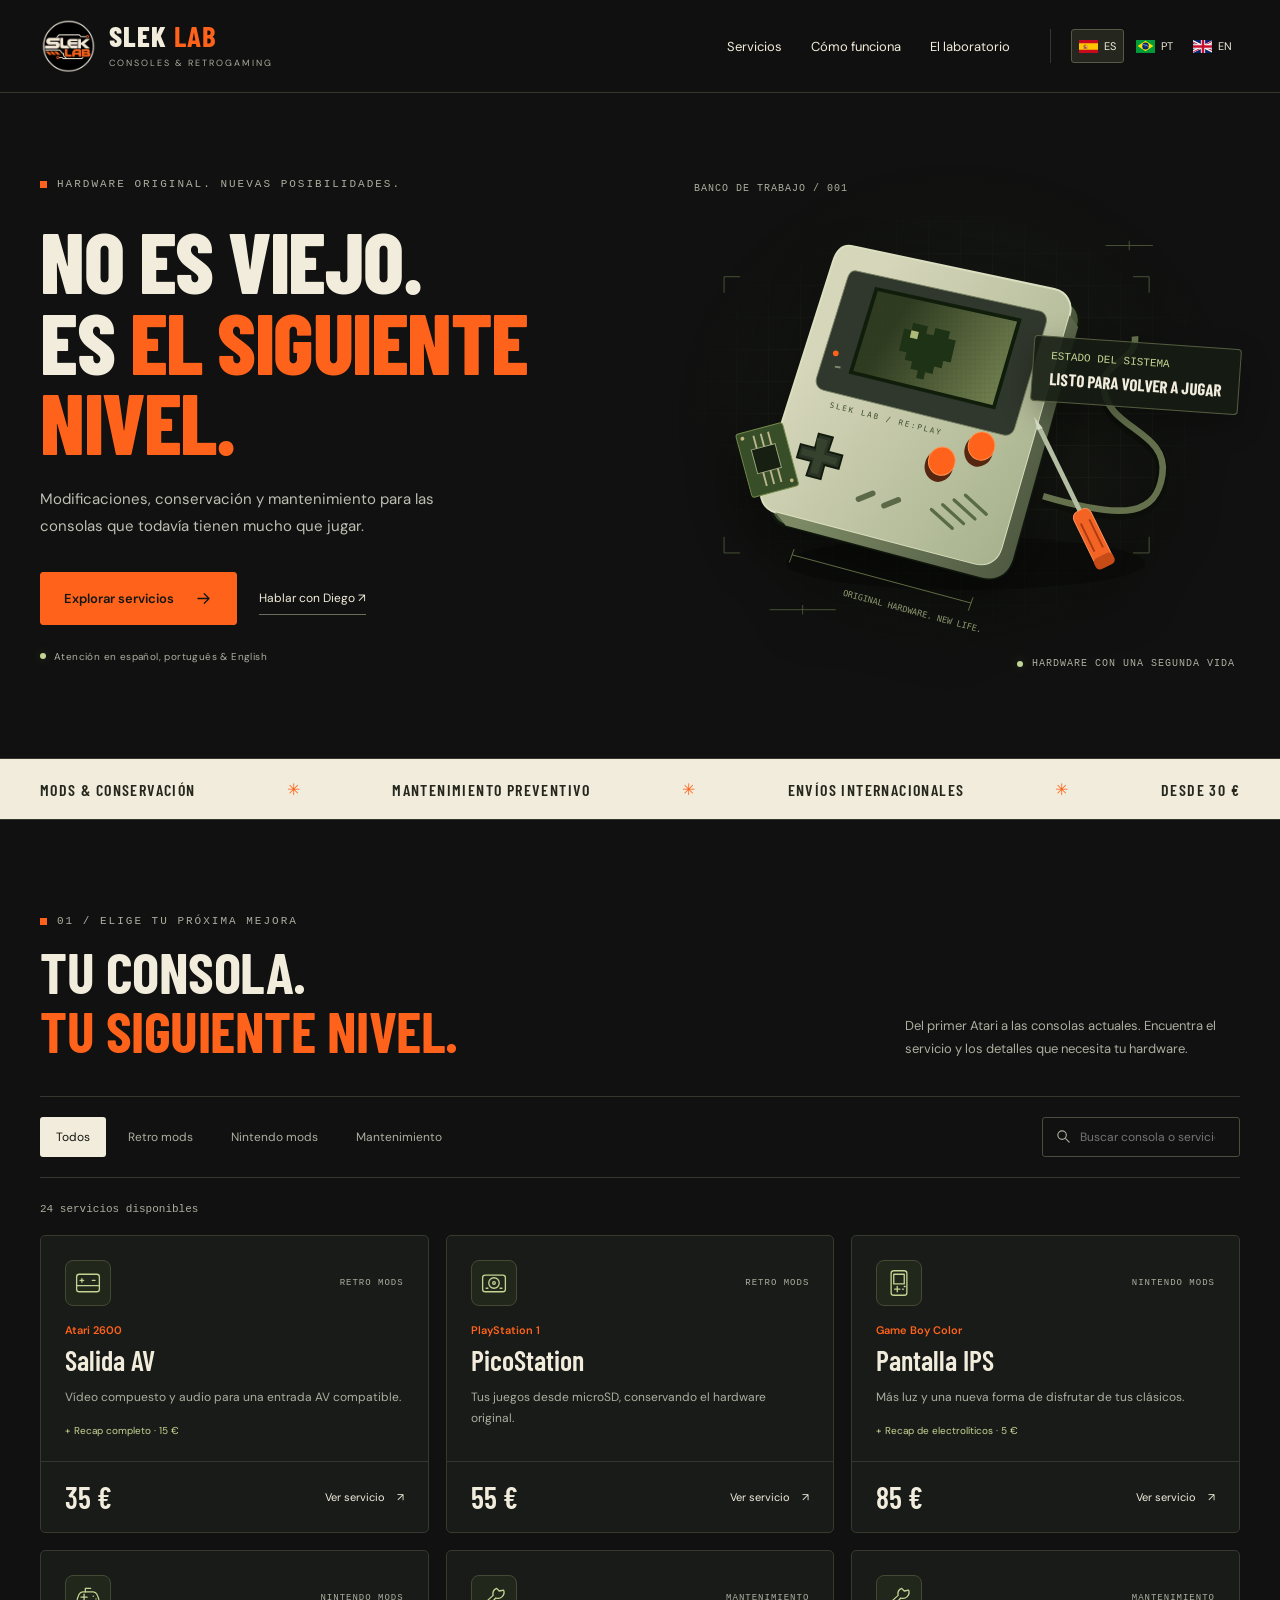
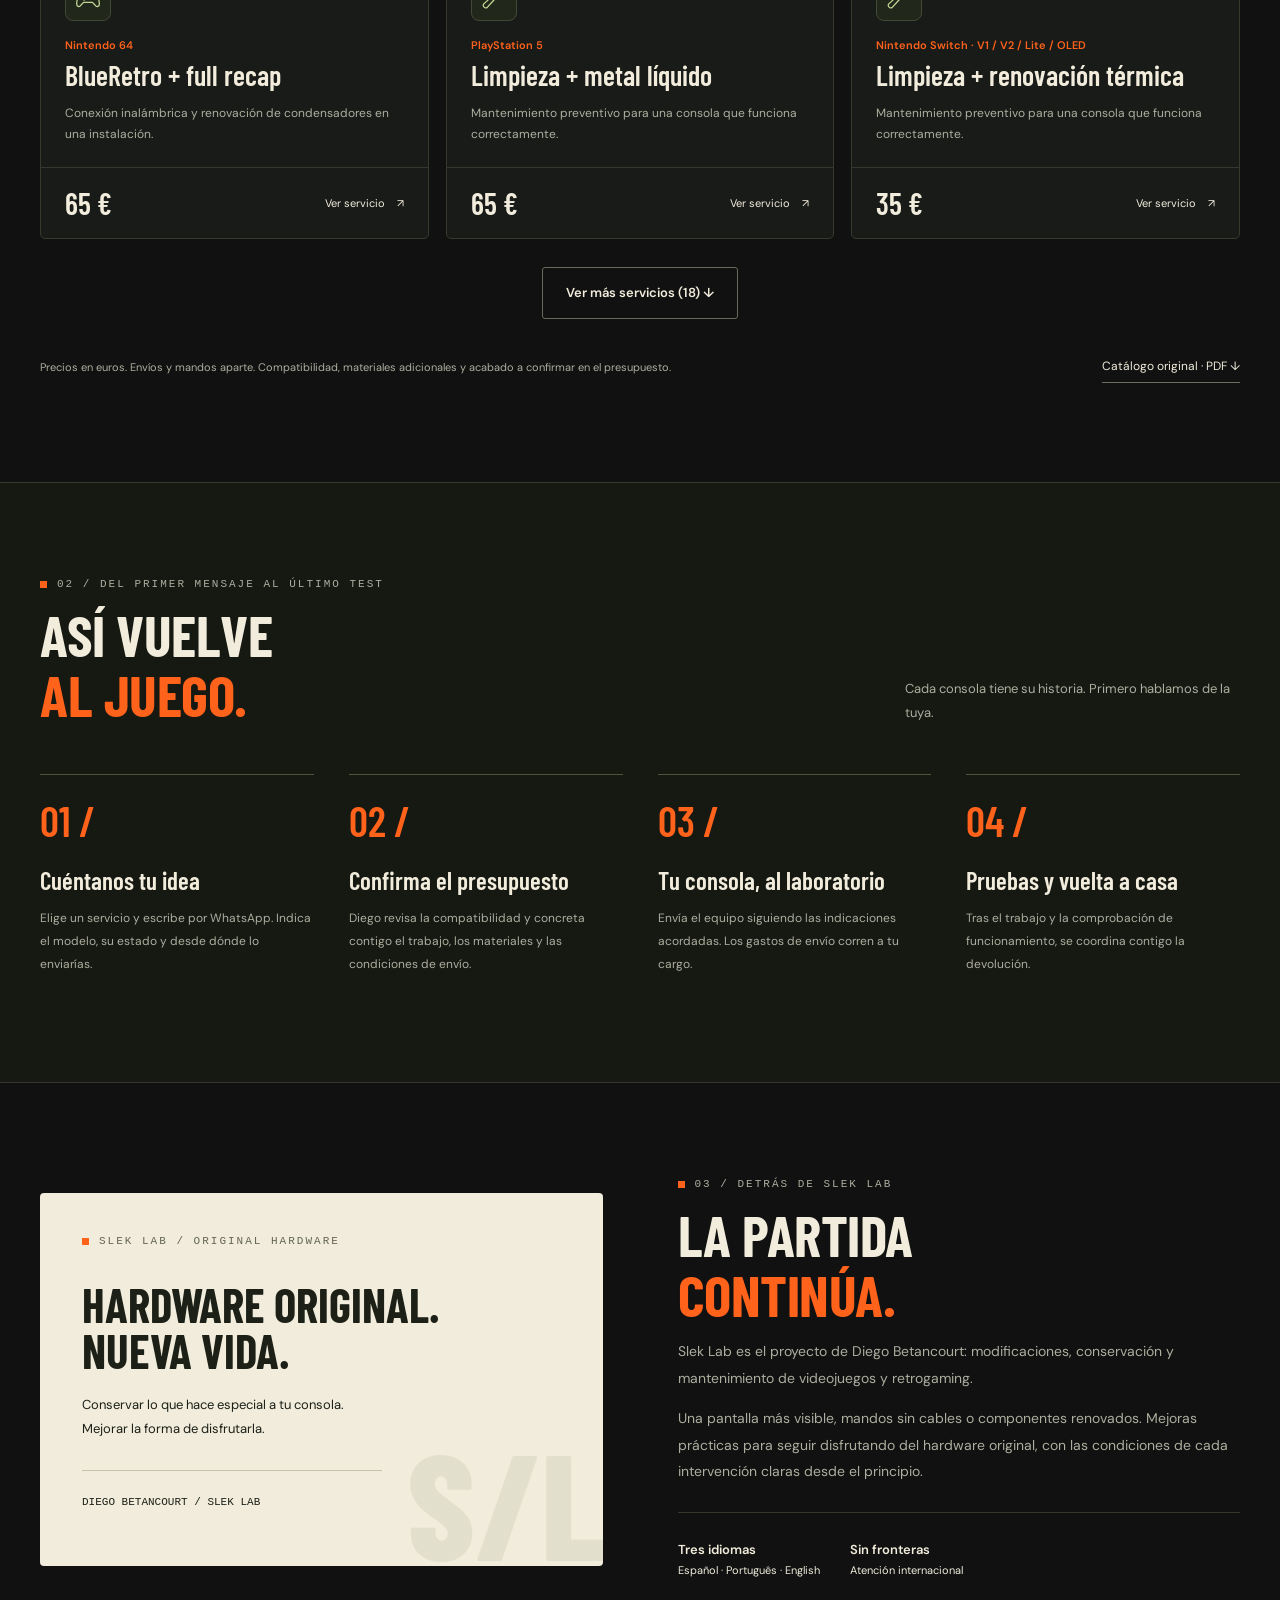
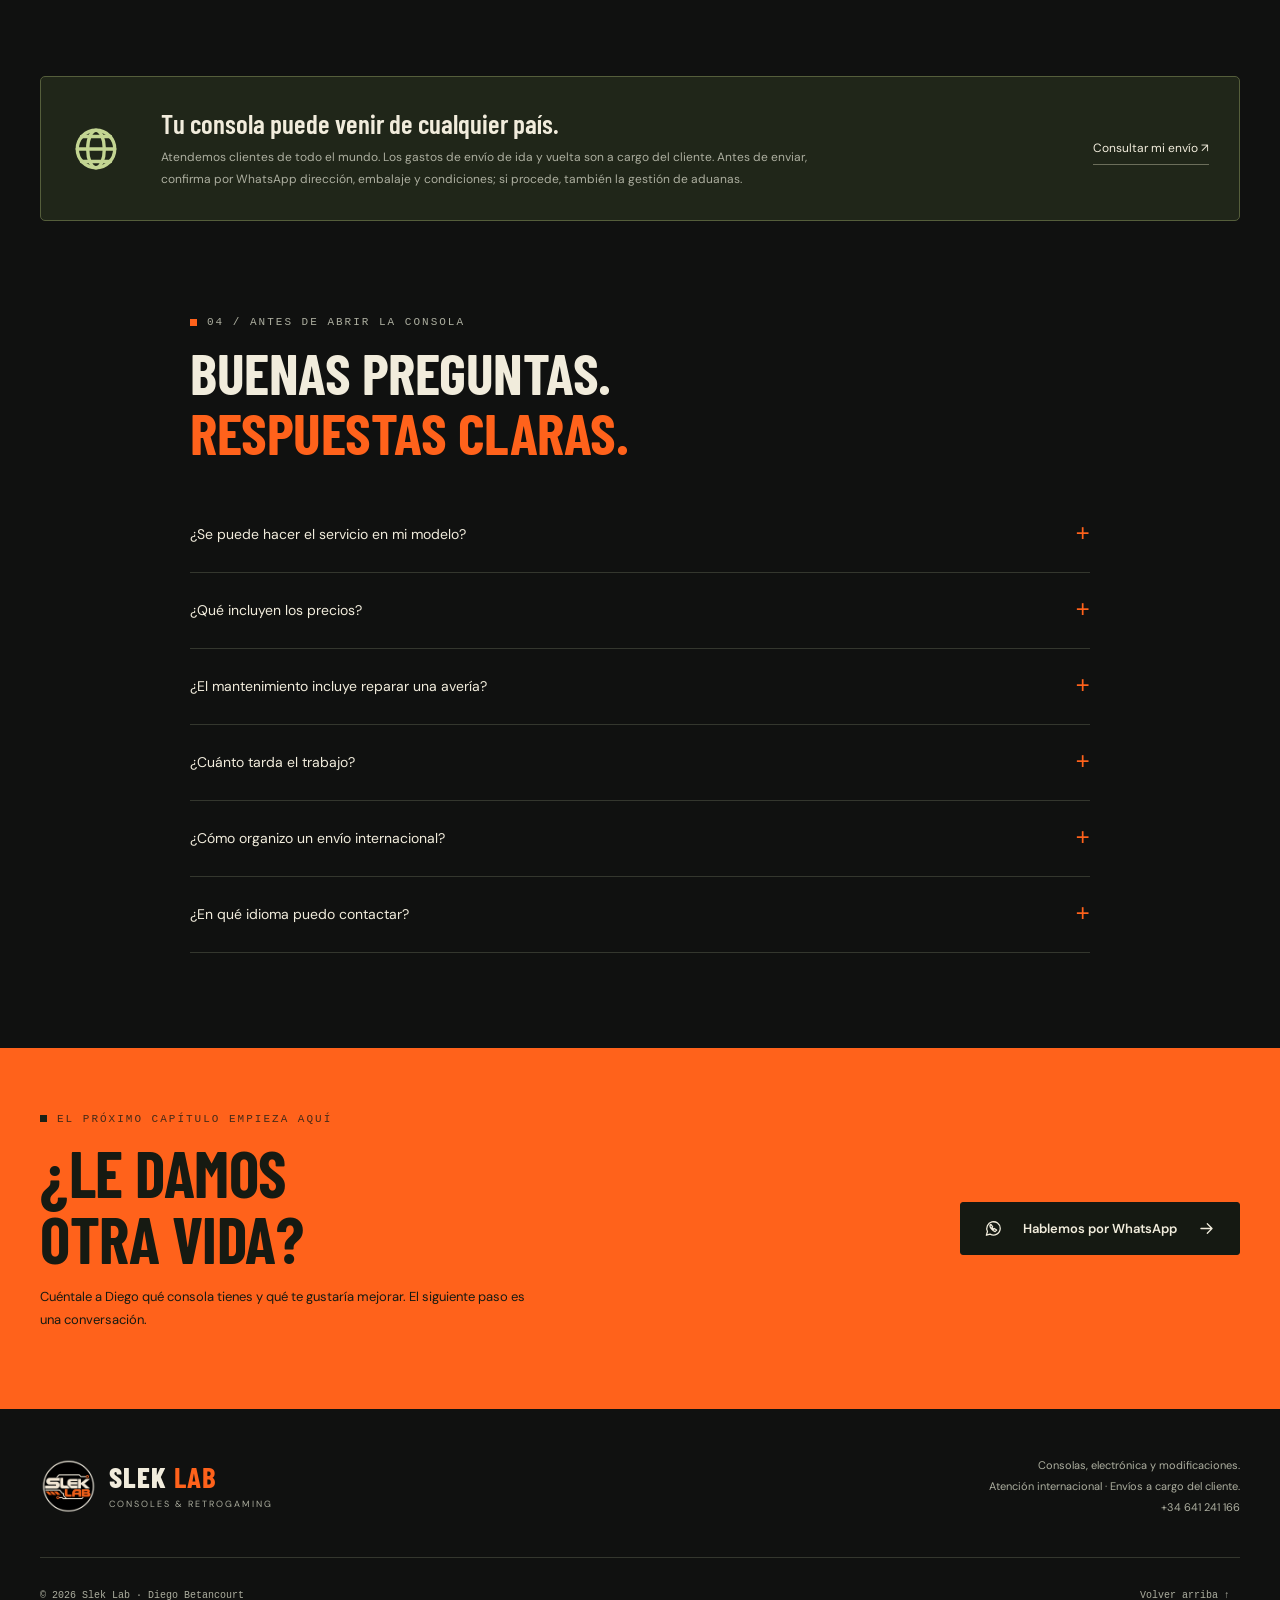
<file: index.html>
<!doctype html>
<html lang="es">
<head>
 <meta charset="utf-8">
 <meta name="viewport" content="width=device-width, initial-scale=1">
 <meta name="theme-color" content="#101110">
 <title>Slek Lab | Consolas y retrogaming</title>
 <meta name="description" content="Mods y mantenimiento de consolas. Atención en tres idiomas y envíos internacionales.">
 <link rel="canonical" href="https://coreilabs.github.io/sleklab/">
 <link rel="alternate" hreflang="es" href="https://coreilabs.github.io/sleklab/">
<link rel="alternate" hreflang="pt-BR" href="https://coreilabs.github.io/sleklab/pt-br/">
<link rel="alternate" hreflang="en" href="https://coreilabs.github.io/sleklab/en/">
<link rel="alternate" hreflang="x-default" href="https://coreilabs.github.io/sleklab/">
 <meta property="og:type" content="website">
 <meta property="og:site_name" content="Slek Lab">
 <meta property="og:locale" content="es_ES">
 <meta property="og:locale:alternate" content="pt_BR"><meta property="og:locale:alternate" content="en_GB">
 <meta property="og:title" content="Slek Lab | Consolas y retrogaming">
 <meta property="og:description" content="Mods y mantenimiento de consolas. Atención en tres idiomas y envíos internacionales.">
 <meta property="og:url" content="https://coreilabs.github.io/sleklab/">
 <meta property="og:image" content="https://coreilabs.github.io/sleklab/opengraph.webp?v=ceb313f38bb7efbd">
 <meta property="og:image:secure_url" content="https://coreilabs.github.io/sleklab/opengraph.webp?v=ceb313f38bb7efbd">
 <meta property="og:image:type" content="image/webp">
 <meta property="og:image:width" content="1200">
 <meta property="og:image:height" content="630">
 <meta property="og:image:alt" content="Slek Lab — consoles & retrogaming">
 <meta name="twitter:card" content="summary_large_image">
 <meta name="twitter:title" content="Slek Lab | Consolas y retrogaming">
 <meta name="twitter:description" content="Mods y mantenimiento de consolas. Atención en tres idiomas y envíos internacionales.">
 <meta name="twitter:image" content="https://coreilabs.github.io/sleklab/opengraph.webp?v=ceb313f38bb7efbd">
 <meta name="twitter:image:alt" content="Slek Lab — consoles & retrogaming">
 <link rel="icon" type="image/svg+xml" href="./assets/images/favicon.svg">
 <link rel="stylesheet" href="./assets/css/style.css?v=f21426b715e2e095">
 <script src="./assets/js/catalog.js?v=f21426b715e2e095" defer></script>
 <script src="./assets/js/app.js?v=f21426b715e2e095" defer></script>
 <script type="application/ld+json">
{
  "@context": "https://schema.org",
  "@type": "Organization",
  "name": "Slek Lab",
  "url": "https://coreilabs.github.io/sleklab/",
  "logo": "https://coreilabs.github.io/sleklab/assets/images/logo.png",
  "contactPoint": {
    "@type": "ContactPoint",
    "telephone": "+34 641241166",
    "contactType": "customer service",
    "availableLanguage": [
      "Spanish",
      "Portuguese",
      "English"
    ]
  }
}
 </script>
</head>
<body id="top">
 <a class="skip" href="#main">Saltar al contenido</a>
 <header class="site-header"><div class="wrap header-inner">
  <a class="brand" href="#top" aria-label="Slek Lab"><img src="./assets/images/logo.png" width="57" height="57" alt=""><span class="brand-word">SLEK <b>LAB</b><small>CONSOLES & RETROGAMING</small></span></a>
  <nav class="nav" id="navigation" aria-label="Abrir navegación"><a href="#services">Servicios</a><a href="#process">Cómo funciona</a><a href="#lab">El laboratorio</a></nav>
  <nav class="language" aria-label="Español / Português / English"><a href="./" lang="es" hreflang="es" title="Español" aria-label="Español" aria-current="page"><img src="./assets/images/flags/es.svg" alt="" width="19" height="13">ES</a><a href="./pt-br/" lang="pt-BR" hreflang="pt-BR" title="Português" aria-label="Português" ><img src="./assets/images/flags/br.svg" alt="" width="19" height="13">PT</a><a href="./en/" lang="en" hreflang="en" title="English" aria-label="English" ><img src="./assets/images/flags/gb.svg" alt="" width="19" height="13">EN</a></nav>
  <button class="menu-toggle" id="menu-toggle" aria-label="Abrir navegación" aria-expanded="false" aria-controls="navigation"><svg class="icon" viewBox="0 0 24 24" aria-hidden="true"><path d="M4 6h16M4 12h16M4 18h16"/></svg></button>
 </div></header>
 <main id="main">
  <section class="hero"><div class="wrap hero-grid">
   <div class="hero-copy"><div class="eyebrow">Hardware original. Nuevas posibilidades.</div><h1>NO ES VIEJO.<br>ES <em>EL SIGUIENTE<br>NIVEL.</em></h1><p>Modificaciones, conservación y mantenimiento para las consolas que todavía tienen mucho que jugar.</p><div class="actions"><a class="button" href="#services">Explorar servicios<svg class="icon" viewBox="0 0 24 24" aria-hidden="true"><path d="M5 12h14m-6-6 6 6-6 6"/></svg></a><a class="text-link" data-contact href="https://wa.me/34641241166" target="_blank" rel="noopener noreferrer">Hablar con Diego ↗</a></div><div class="tiny-note"><span class="status-dot" aria-hidden="true"></span>Atención en español, português & English</div></div>
   <div class="workbench" aria-hidden="true"><span class="bench-label top">BANCO DE TRABAJO / 001</span><img src="./assets/images/workbench.svg" width="600" height="500" alt="" fetchpriority="high"><div class="technical-tag">ESTADO DEL SISTEMA<strong>LISTO PARA VOLVER A JUGAR</strong></div><span class="bench-label bottom"><span class="status-dot"></span>HARDWARE CON UNA SEGUNDA VIDA</span></div>
  </div></section>
  <div class="ticker"><div class="wrap ticker-inner"><span>Mods & conservación</span><i aria-hidden="true">✳</i><span>Mantenimiento preventivo</span><i aria-hidden="true">✳</i><span>Envíos internacionales</span><i aria-hidden="true">✳</i><span>Desde 30 €</span></div></div>
  <section class="section wrap" id="services">
   <div class="section-heading"><div><div class="eyebrow">01 / Elige tu próxima mejora</div><h2>TU CONSOLA.<br><span>TU SIGUIENTE NIVEL.</span></h2></div><p>Del primer Atari a las consolas actuales. Encuentra el servicio y los detalles que necesita tu hardware.</p></div>
   <div class="catalog-toolbar"><div class="filters" role="group" aria-label="Servicios"><button class="filter" type="button" data-filter="all" aria-pressed="true">Todos</button><button class="filter" type="button" data-filter="retro" aria-pressed="false">Retro mods</button><button class="filter" type="button" data-filter="nintendo" aria-pressed="false">Nintendo mods</button><button class="filter" type="button" data-filter="maintenance" aria-pressed="false">Mantenimiento</button></div><label class="search-box"><svg class="icon" viewBox="0 0 24 24" aria-hidden="true"><circle cx="10" cy="10" r="6"/><path d="m15 15 5 5"/></svg><input id="service-search" type="search" placeholder="Buscar consola o servicio" aria-label="Buscar consola o servicio" autocomplete="off"></label></div>
   <p class="results-info" id="results-count" role="status" aria-live="polite"></p>
   <div id="service-grid" class="service-grid"></div>
   <noscript><p class="no-script">Activa JavaScript para explorar los servicios y seleccionar complementos. También puedes consultar el catálogo PDF o hablar directamente con Diego por WhatsApp.</p></noscript>
   <div class="catalog-foot"><p>Precios en euros. Envíos y mandos aparte. Compatibilidad, materiales adicionales y acabado a confirmar en el presupuesto.</p><a class="text-link" href="./Slek_Lab_Catalogo.pdf" target="_blank" rel="noopener noreferrer" title="El catálogo original está en español.">Catálogo original · PDF ↓</a></div>
  </section>
  <section class="section process" id="process"><div class="wrap"><div class="section-heading"><div><div class="eyebrow">02 / Del primer mensaje al último test</div><h2>ASÍ VUELVE<br><span>AL JUEGO.</span></h2></div><p>Cada consola tiene su historia. Primero hablamos de la tuya.</p></div><div class="steps"><article class="step"><span class="step-number">01<span aria-hidden="true"> /</span></span><h3>Cuéntanos tu idea</h3><p>Elige un servicio y escribe por WhatsApp. Indica el modelo, su estado y desde dónde lo enviarías.</p></article><article class="step"><span class="step-number">02<span aria-hidden="true"> /</span></span><h3>Confirma el presupuesto</h3><p>Diego revisa la compatibilidad y concreta contigo el trabajo, los materiales y las condiciones de envío.</p></article><article class="step"><span class="step-number">03<span aria-hidden="true"> /</span></span><h3>Tu consola, al laboratorio</h3><p>Envía el equipo siguiendo las indicaciones acordadas. Los gastos de envío corren a tu cargo.</p></article><article class="step"><span class="step-number">04<span aria-hidden="true"> /</span></span><h3>Pruebas y vuelta a casa</h3><p>Tras el trabajo y la comprobación de funcionamiento, se coordina contigo la devolución.</p></article></div></div></section>
  <section class="section wrap" id="lab"><div class="about-grid"><div class="about-panel"><div class="eyebrow">SLEK LAB / ORIGINAL HARDWARE</div><h3>HARDWARE ORIGINAL.<br>NUEVA VIDA.</h3><p>Conservar lo que hace especial a tu consola. Mejorar la forma de disfrutarla.</p><p class="signature">DIEGO BETANCOURT / SLEK LAB</p></div><div class="about-copy"><div class="eyebrow">03 / Detrás de Slek Lab</div><h2>LA PARTIDA<br><span>CONTINÚA.</span></h2><p>Slek Lab es el proyecto de Diego Betancourt: modificaciones, conservación y mantenimiento de videojuegos y retrogaming.</p><p>Una pantalla más visible, mandos sin cables o componentes renovados. Mejoras prácticas para seguir disfrutando del hardware original, con las condiciones de cada intervención claras desde el principio.</p><div class="about-facts"><div><strong>Tres idiomas</strong>Español · Português · English</div><div><strong>Sin fronteras</strong>Atención internacional</div></div></div></div></section>
  <div class="wrap"><aside class="shipping"><svg class="icon" viewBox="0 0 24 24" aria-hidden="true"><circle cx="12" cy="12" r="9"/><ellipse cx="12" cy="12" rx="4" ry="9"/><path d="M3 12h18M5 6h14M5 18h14"/></svg><div><h3>Tu consola puede venir de cualquier país.</h3><p>Atendemos clientes de todo el mundo. Los gastos de envío de ida y vuelta son a cargo del cliente. Antes de enviar, confirma por WhatsApp dirección, embalaje y condiciones; si procede, también la gestión de aduanas.</p></div><a class="text-link" data-contact href="https://wa.me/34641241166" target="_blank" rel="noopener noreferrer">Consultar mi envío ↗</a></aside></div>
  <section class="section wrap"><div class="faq"><div class="section-heading"><div><div class="eyebrow">04 / Antes de abrir la consola</div><h2>BUENAS PREGUNTAS.<br><span>RESPUESTAS CLARAS.</span></h2></div></div><details><summary>¿Se puede hacer el servicio en mi modelo?</summary><p>La compatibilidad depende del modelo y, en algunas instalaciones, de la revisión de placa. Por ejemplo, PicoStation está previsto para PS1 SCPH-1002, 5002 y 5502, sujeto a revisión. Envía los datos de tu consola antes de enviarla.</p></details><details><summary>¿Qué incluyen los precios?</summary><p>Los servicios son los indicados en cada ficha y los precios están en euros. Los kits IPS incluyen kit e instalación; el kit y el acabado se concretan en el presupuesto. Mandos, microSD, carcasas nuevas cuando sean necesarias y envíos van aparte según el servicio. Los materiales térmicos adicionales requieren presupuesto previo.</p></details><details><summary>¿El mantenimiento incluye reparar una avería?</summary><p>No. El mantenimiento preventivo es para consolas que funcionan correctamente. Incluye limpieza interna, renovación térmica y pruebas antes y después. El mantenimiento de PS3 no incluye delid. Si tu consola tiene un fallo, explícalo antes de contratar el servicio.</p></details><details><summary>¿Cuánto tarda el trabajo?</summary><p>Consulta con Diego el plazo estimado antes de enviar tu equipo. Dependerá del servicio, los materiales necesarios y la disponibilidad. Los tiempos de transporte internacional se coordinan por separado.</p></details><details><summary>¿Cómo organizo un envío internacional?</summary><p>Contacta primero para confirmar la dirección, el presupuesto y las condiciones de ida y vuelta. El cliente asume el envío. Según el país pueden existir trámites o costes aduaneros que conviene revisar antes de enviar.</p></details><details><summary>¿En qué idioma puedo contactar?</summary><p>Diego atiende en español, português e inglés. Elige el idioma de la web y la consulta del servicio se preparará en ese idioma.</p></details></div></section>
  <section class="contact" id="contact"><div class="wrap contact-inner"><div><div class="eyebrow">El próximo capítulo empieza aquí</div><h2>¿LE DAMOS<br>OTRA VIDA?</h2><p>Cuéntale a Diego qué consola tienes y qué te gustaría mejorar. El siguiente paso es una conversación.</p></div><a class="button" href="https://wa.me/34641241166" data-contact target="_blank" rel="noopener noreferrer" ><svg class="icon" viewBox="0 0 24 24" aria-hidden="true"><path d="M20.5 11.7a8.5 8.5 0 0 1-12.8 7.4L3 20.5l1.4-4.7a8.5 8.5 0 1 1 16.1-4.1Z"/><path d="M8 7c-2 3 3 8 6 9l2-2-3-2-1 1-2-2 1-1-2-3Z"/></svg>Hablemos por WhatsApp<svg class="icon" viewBox="0 0 24 24" aria-hidden="true"><path d="M5 12h14m-6-6 6 6-6 6"/></svg></a></div></section>
 </main>
 <footer class="site-footer"><div class="wrap"><div class="footer-top"><a class="brand" href="#top" aria-label="Slek Lab"><img src="./assets/images/logo.png" width="57" height="57" alt=""><span class="brand-word">SLEK <b>LAB</b><small>CONSOLES & RETROGAMING</small></span></a><p>Consolas, electrónica y modificaciones.<br>Atención internacional · Envíos a cargo del cliente.<br><a href="https://wa.me/34641241166" target="_blank" rel="noopener noreferrer">+34 641 241 166</a></p></div><div class="footer-bottom"><span>© 2026 Slek Lab · Diego Betancourt</span><a href="#top" class="back-top">Volver arriba ↑</a></div></div></footer>
 <a class="mobile-contact" href="https://wa.me/34641241166" data-contact target="_blank" rel="noopener noreferrer" ><svg class="icon" viewBox="0 0 24 24" aria-hidden="true"><path d="M20.5 11.7a8.5 8.5 0 0 1-12.8 7.4L3 20.5l1.4-4.7a8.5 8.5 0 1 1 16.1-4.1Z"/><path d="M8 7c-2 3 3 8 6 9l2-2-3-2-1 1-2-2 1-1-2-3Z"/></svg>Consulta tu consola</a>
 <dialog id="service-dialog" aria-labelledby="dialog-title" aria-describedby="dialog-description"><button id="dialog-close" class="dialog-close" aria-label="Cerrar detalles del servicio" type="button">×</button><p class="dialog-console" id="dialog-console"></p><h2 id="dialog-title"></h2><p class="dialog-detail" id="dialog-description"></p><div id="dialog-addon"></div><label class="country-label" for="shipping-country">País de envío (opcional)</label><input id="shipping-country" class="country-input" type="text" maxlength="80" autocomplete="country-name" placeholder="Por ejemplo: España"><div class="dialog-total"><span>Precio del servicio</span><strong id="dialog-price"></strong></div><a id="dialog-whatsapp" class="button dialog-whatsapp" href="https://wa.me/34641241166" target="_blank" rel="noopener noreferrer"><svg class="icon" viewBox="0 0 24 24" aria-hidden="true"><path d="M20.5 11.7a8.5 8.5 0 0 1-12.8 7.4L3 20.5l1.4-4.7a8.5 8.5 0 1 1 16.1-4.1Z"/><path d="M8 7c-2 3 3 8 6 9l2-2-3-2-1 1-2-2 1-1-2-3Z"/></svg>Consultar este servicio por WhatsApp</a><p class="dialog-disclaimer">Solicitud de información, sin pago ni reserva automática. Confirma compatibilidad y presupuesto antes de enviar. Envíos aparte.</p></dialog>
</body>
</html>
</file>
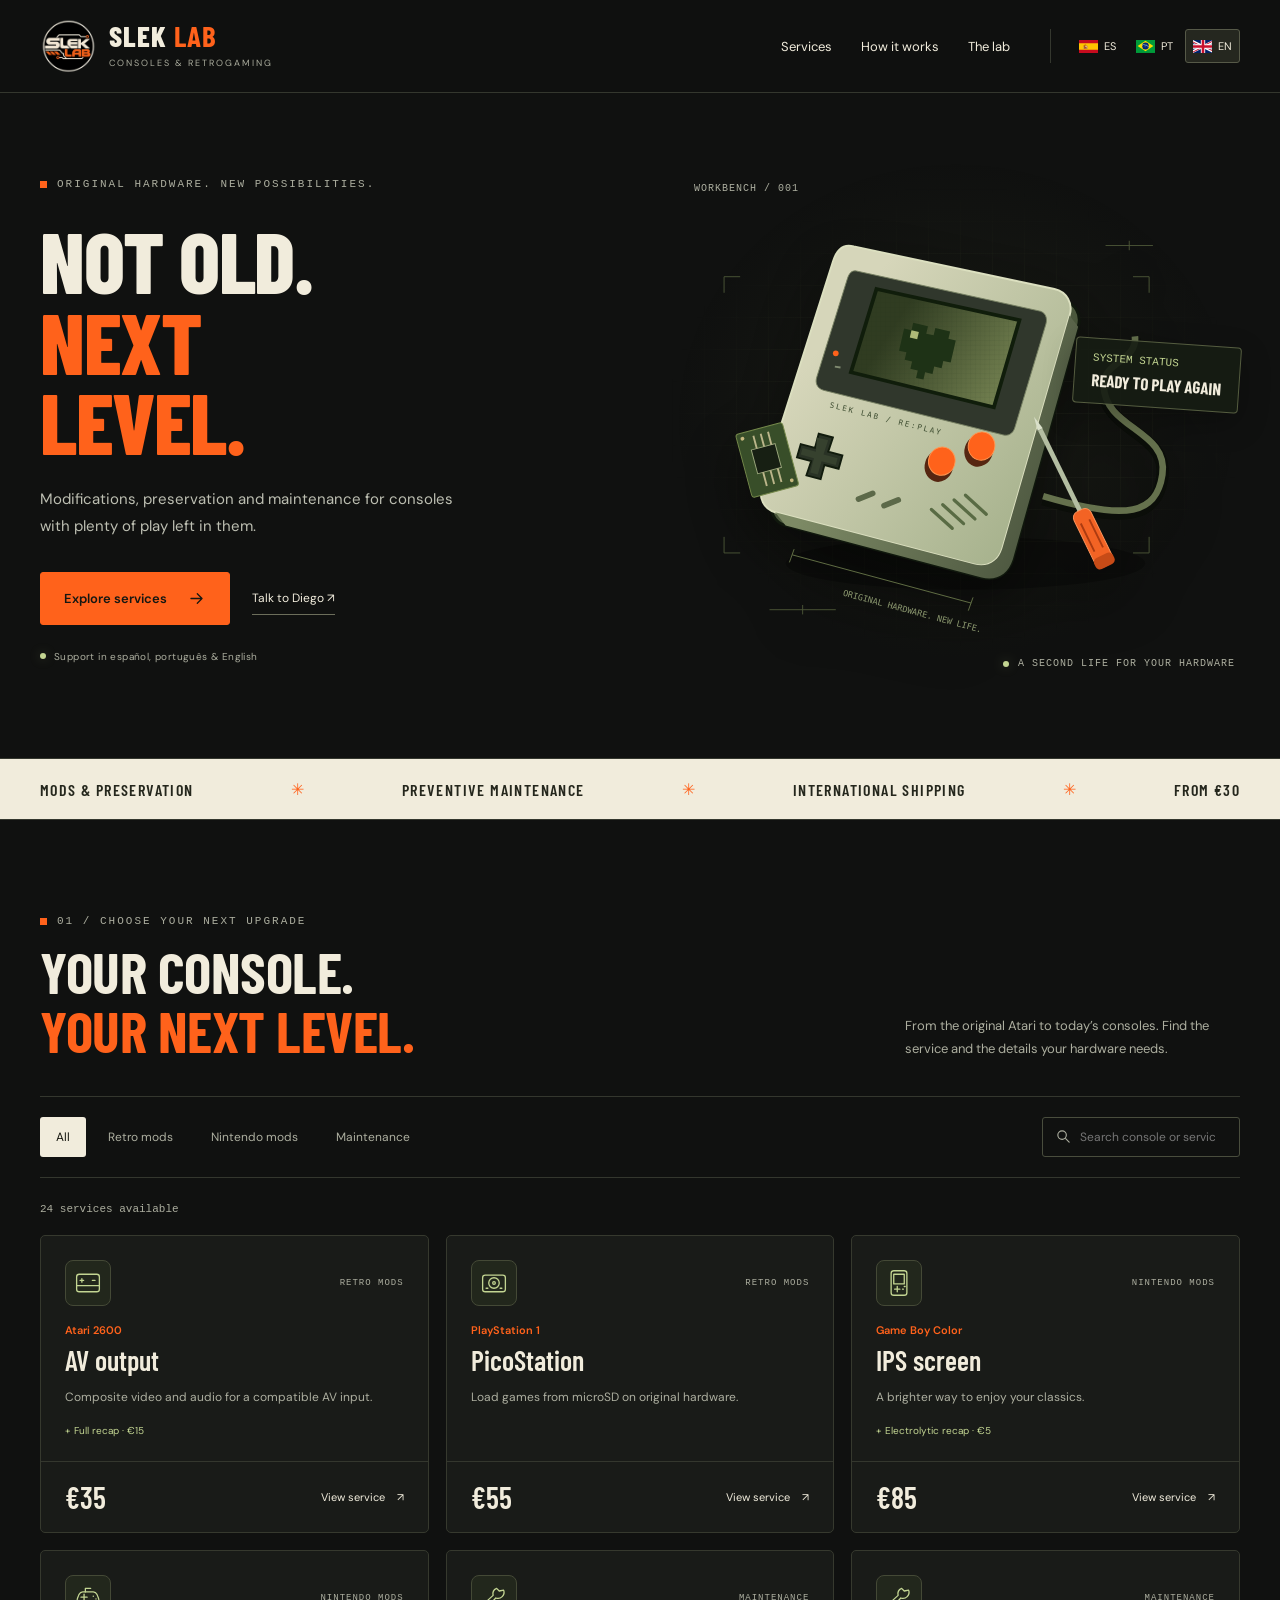
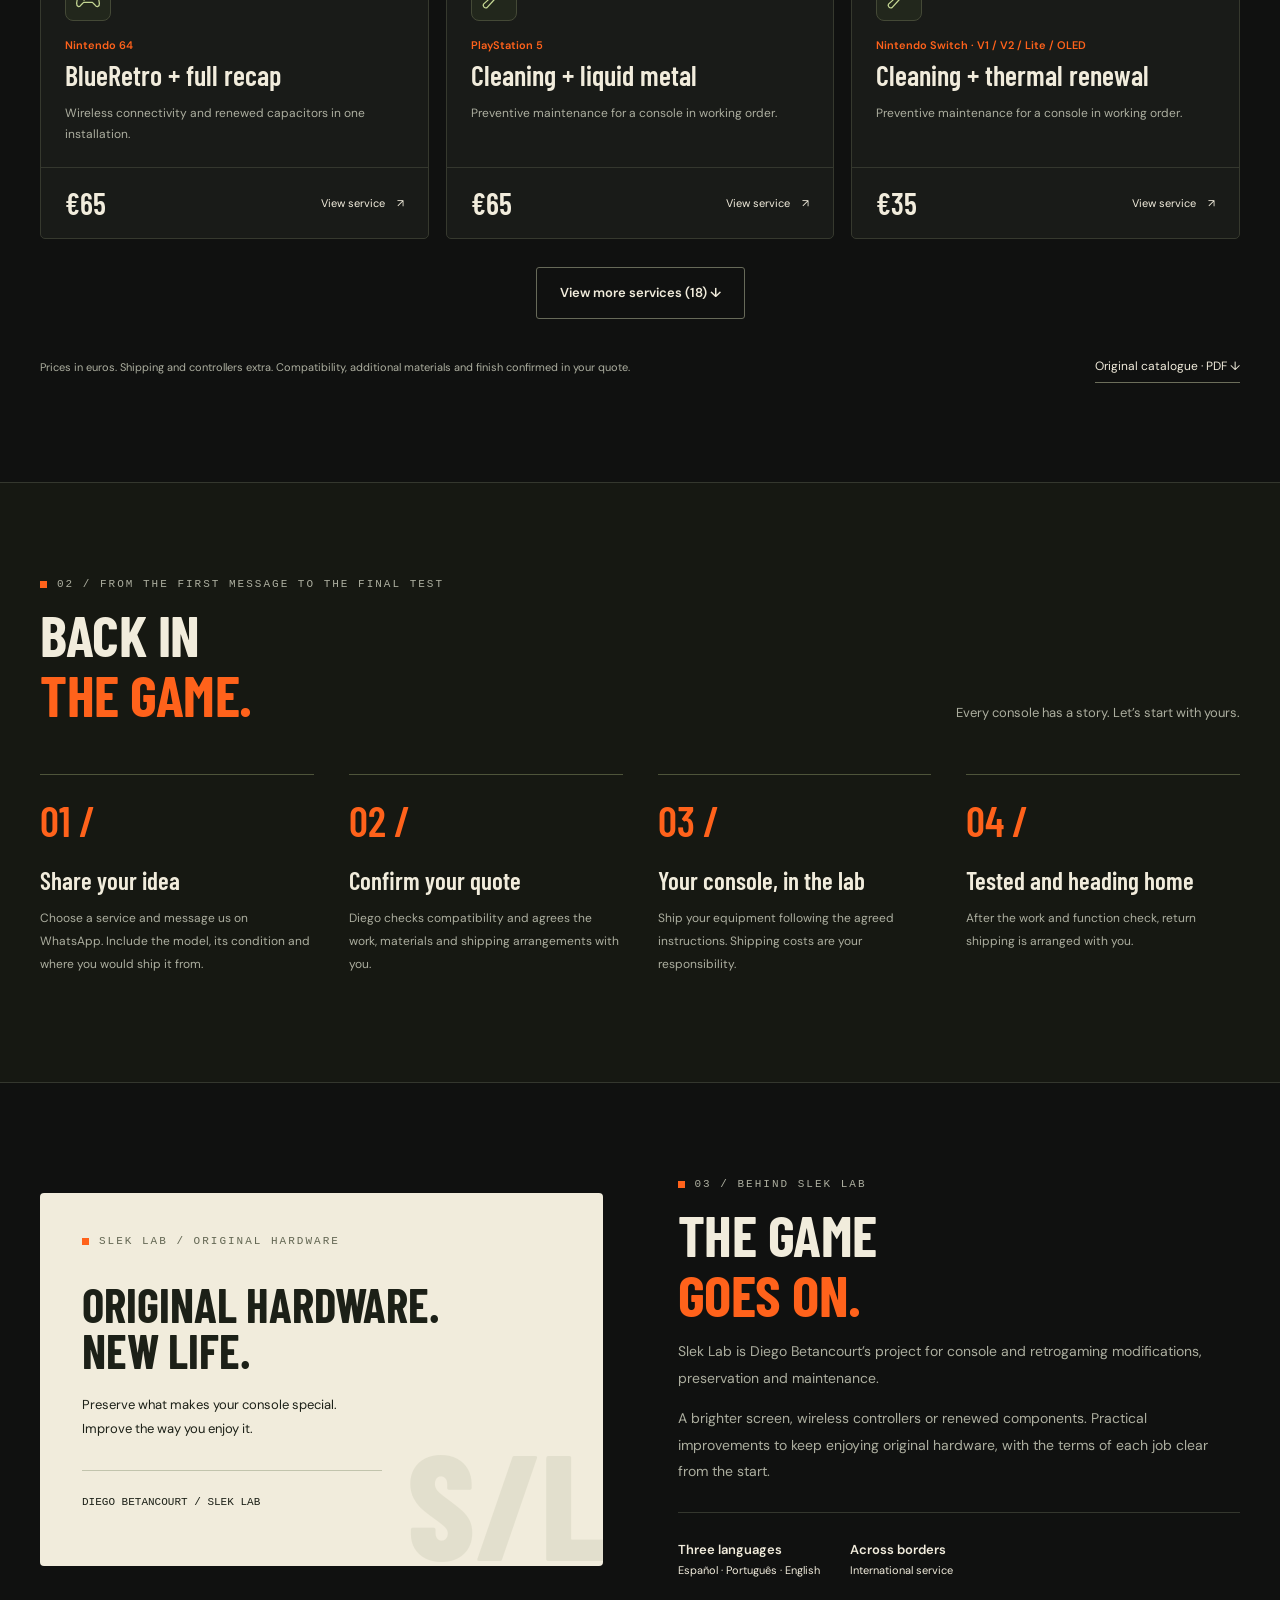
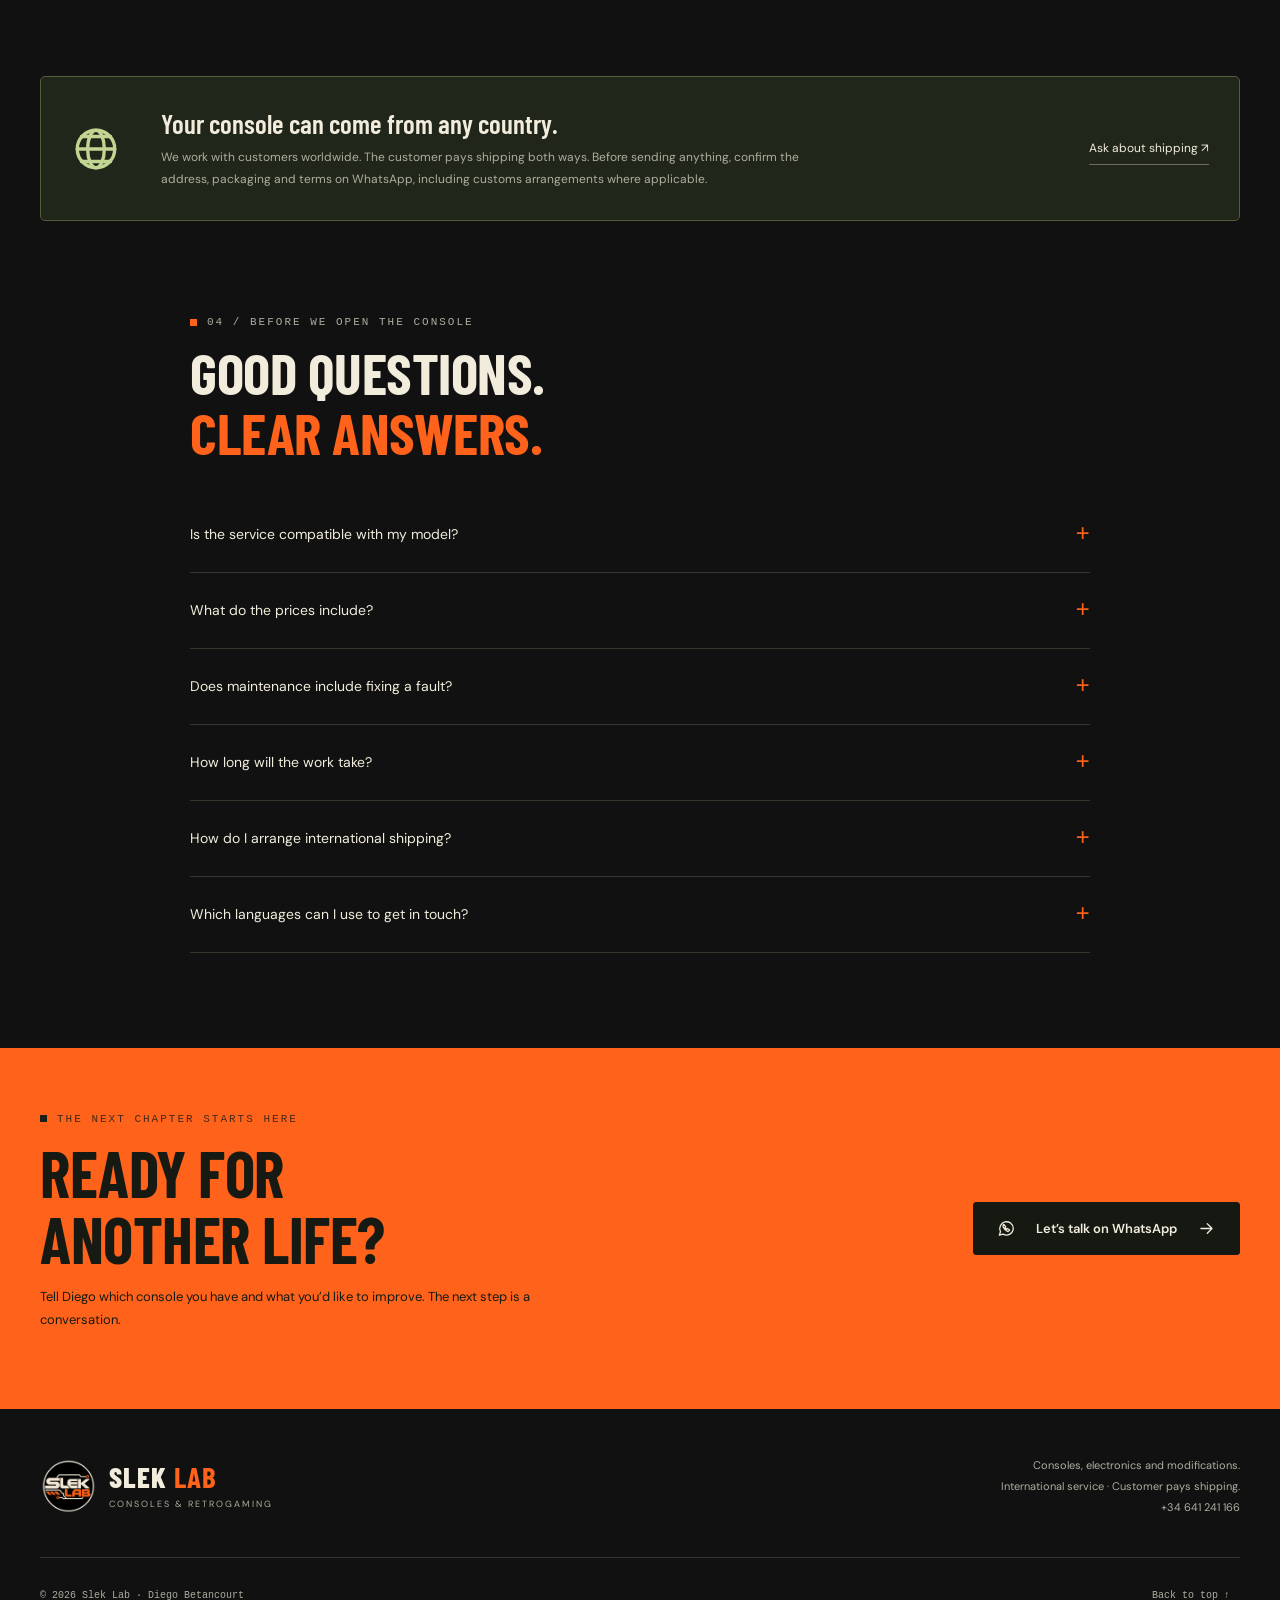
<file: en/index.html>
<!doctype html>
<html lang="en">
<head>
 <meta charset="utf-8">
 <meta name="viewport" content="width=device-width, initial-scale=1">
 <meta name="theme-color" content="#101110">
 <title>Slek Lab | Consoles &amp; retrogaming</title>
 <meta name="description" content="Console mods and maintenance. Service in three languages and international shipping.">
 <link rel="canonical" href="https://coreilabs.github.io/sleklab/en/">
 <link rel="alternate" hreflang="es" href="https://coreilabs.github.io/sleklab/">
<link rel="alternate" hreflang="pt-BR" href="https://coreilabs.github.io/sleklab/pt-br/">
<link rel="alternate" hreflang="en" href="https://coreilabs.github.io/sleklab/en/">
<link rel="alternate" hreflang="x-default" href="https://coreilabs.github.io/sleklab/">
 <meta property="og:type" content="website">
 <meta property="og:site_name" content="Slek Lab">
 <meta property="og:locale" content="en_GB">
 <meta property="og:locale:alternate" content="es_ES"><meta property="og:locale:alternate" content="pt_BR">
 <meta property="og:title" content="Slek Lab | Consoles &amp; retrogaming">
 <meta property="og:description" content="Console mods and maintenance. Service in three languages and international shipping.">
 <meta property="og:url" content="https://coreilabs.github.io/sleklab/en/">
 <meta property="og:image" content="https://coreilabs.github.io/sleklab/opengraph.webp?v=ceb313f38bb7efbd">
 <meta property="og:image:secure_url" content="https://coreilabs.github.io/sleklab/opengraph.webp?v=ceb313f38bb7efbd">
 <meta property="og:image:type" content="image/webp">
 <meta property="og:image:width" content="1200">
 <meta property="og:image:height" content="630">
 <meta property="og:image:alt" content="Slek Lab — consoles & retrogaming">
 <meta name="twitter:card" content="summary_large_image">
 <meta name="twitter:title" content="Slek Lab | Consoles &amp; retrogaming">
 <meta name="twitter:description" content="Console mods and maintenance. Service in three languages and international shipping.">
 <meta name="twitter:image" content="https://coreilabs.github.io/sleklab/opengraph.webp?v=ceb313f38bb7efbd">
 <meta name="twitter:image:alt" content="Slek Lab — consoles & retrogaming">
 <link rel="icon" type="image/svg+xml" href="../assets/images/favicon.svg">
 <link rel="stylesheet" href="../assets/css/style.css?v=f21426b715e2e095">
 <script src="../assets/js/catalog.js?v=f21426b715e2e095" defer></script>
 <script src="../assets/js/app.js?v=f21426b715e2e095" defer></script>
 <script type="application/ld+json">
{
  "@context": "https://schema.org",
  "@type": "Organization",
  "name": "Slek Lab",
  "url": "https://coreilabs.github.io/sleklab/",
  "logo": "https://coreilabs.github.io/sleklab/assets/images/logo.png",
  "contactPoint": {
    "@type": "ContactPoint",
    "telephone": "+34 641241166",
    "contactType": "customer service",
    "availableLanguage": [
      "Spanish",
      "Portuguese",
      "English"
    ]
  }
}
 </script>
</head>
<body id="top">
 <a class="skip" href="#main">Skip to content</a>
 <header class="site-header"><div class="wrap header-inner">
  <a class="brand" href="#top" aria-label="Slek Lab"><img src="../assets/images/logo.png" width="57" height="57" alt=""><span class="brand-word">SLEK <b>LAB</b><small>CONSOLES & RETROGAMING</small></span></a>
  <nav class="nav" id="navigation" aria-label="Open navigation"><a href="#services">Services</a><a href="#process">How it works</a><a href="#lab">The lab</a></nav>
  <nav class="language" aria-label="Español / Português / English"><a href="../" lang="es" hreflang="es" title="Español" aria-label="Español" ><img src="../assets/images/flags/es.svg" alt="" width="19" height="13">ES</a><a href="../pt-br/" lang="pt-BR" hreflang="pt-BR" title="Português" aria-label="Português" ><img src="../assets/images/flags/br.svg" alt="" width="19" height="13">PT</a><a href="../en/" lang="en" hreflang="en" title="English" aria-label="English" aria-current="page"><img src="../assets/images/flags/gb.svg" alt="" width="19" height="13">EN</a></nav>
  <button class="menu-toggle" id="menu-toggle" aria-label="Open navigation" aria-expanded="false" aria-controls="navigation"><svg class="icon" viewBox="0 0 24 24" aria-hidden="true"><path d="M4 6h16M4 12h16M4 18h16"/></svg></button>
 </div></header>
 <main id="main">
  <section class="hero"><div class="wrap hero-grid">
   <div class="hero-copy"><div class="eyebrow">Original hardware. New possibilities.</div><h1>NOT OLD.<br><em>NEXT<br>LEVEL.</em></h1><p>Modifications, preservation and maintenance for consoles with plenty of play left in them.</p><div class="actions"><a class="button" href="#services">Explore services<svg class="icon" viewBox="0 0 24 24" aria-hidden="true"><path d="M5 12h14m-6-6 6 6-6 6"/></svg></a><a class="text-link" data-contact href="https://wa.me/34641241166" target="_blank" rel="noopener noreferrer">Talk to Diego ↗</a></div><div class="tiny-note"><span class="status-dot" aria-hidden="true"></span>Support in español, português & English</div></div>
   <div class="workbench" aria-hidden="true"><span class="bench-label top">WORKBENCH / 001</span><img src="../assets/images/workbench.svg" width="600" height="500" alt="" fetchpriority="high"><div class="technical-tag">SYSTEM STATUS<strong>READY TO PLAY AGAIN</strong></div><span class="bench-label bottom"><span class="status-dot"></span>A SECOND LIFE FOR YOUR HARDWARE</span></div>
  </div></section>
  <div class="ticker"><div class="wrap ticker-inner"><span>Mods & preservation</span><i aria-hidden="true">✳</i><span>Preventive maintenance</span><i aria-hidden="true">✳</i><span>International shipping</span><i aria-hidden="true">✳</i><span>From €30</span></div></div>
  <section class="section wrap" id="services">
   <div class="section-heading"><div><div class="eyebrow">01 / Choose your next upgrade</div><h2>YOUR CONSOLE.<br><span>YOUR NEXT LEVEL.</span></h2></div><p>From the original Atari to today’s consoles. Find the service and the details your hardware needs.</p></div>
   <div class="catalog-toolbar"><div class="filters" role="group" aria-label="Services"><button class="filter" type="button" data-filter="all" aria-pressed="true">All</button><button class="filter" type="button" data-filter="retro" aria-pressed="false">Retro mods</button><button class="filter" type="button" data-filter="nintendo" aria-pressed="false">Nintendo mods</button><button class="filter" type="button" data-filter="maintenance" aria-pressed="false">Maintenance</button></div><label class="search-box"><svg class="icon" viewBox="0 0 24 24" aria-hidden="true"><circle cx="10" cy="10" r="6"/><path d="m15 15 5 5"/></svg><input id="service-search" type="search" placeholder="Search console or service" aria-label="Search console or service" autocomplete="off"></label></div>
   <p class="results-info" id="results-count" role="status" aria-live="polite"></p>
   <div id="service-grid" class="service-grid"></div>
   <noscript><p class="no-script">Enable JavaScript to explore services and select add-ons. You can also browse the PDF catalogue or contact Diego directly on WhatsApp.</p></noscript>
   <div class="catalog-foot"><p>Prices in euros. Shipping and controllers extra. Compatibility, additional materials and finish confirmed in your quote.</p><a class="text-link" href="../Slek_Lab_Catalogo.pdf" target="_blank" rel="noopener noreferrer" title="The original catalogue is in Spanish.">Original catalogue · PDF ↓</a></div>
  </section>
  <section class="section process" id="process"><div class="wrap"><div class="section-heading"><div><div class="eyebrow">02 / From the first message to the final test</div><h2>BACK IN<br><span>THE GAME.</span></h2></div><p>Every console has a story. Let’s start with yours.</p></div><div class="steps"><article class="step"><span class="step-number">01<span aria-hidden="true"> /</span></span><h3>Share your idea</h3><p>Choose a service and message us on WhatsApp. Include the model, its condition and where you would ship it from.</p></article><article class="step"><span class="step-number">02<span aria-hidden="true"> /</span></span><h3>Confirm your quote</h3><p>Diego checks compatibility and agrees the work, materials and shipping arrangements with you.</p></article><article class="step"><span class="step-number">03<span aria-hidden="true"> /</span></span><h3>Your console, in the lab</h3><p>Ship your equipment following the agreed instructions. Shipping costs are your responsibility.</p></article><article class="step"><span class="step-number">04<span aria-hidden="true"> /</span></span><h3>Tested and heading home</h3><p>After the work and function check, return shipping is arranged with you.</p></article></div></div></section>
  <section class="section wrap" id="lab"><div class="about-grid"><div class="about-panel"><div class="eyebrow">SLEK LAB / ORIGINAL HARDWARE</div><h3>ORIGINAL HARDWARE.<br>NEW LIFE.</h3><p>Preserve what makes your console special. Improve the way you enjoy it.</p><p class="signature">DIEGO BETANCOURT / SLEK LAB</p></div><div class="about-copy"><div class="eyebrow">03 / Behind Slek Lab</div><h2>THE GAME<br><span>GOES ON.</span></h2><p>Slek Lab is Diego Betancourt’s project for console and retrogaming modifications, preservation and maintenance.</p><p>A brighter screen, wireless controllers or renewed components. Practical improvements to keep enjoying original hardware, with the terms of each job clear from the start.</p><div class="about-facts"><div><strong>Three languages</strong>Español · Português · English</div><div><strong>Across borders</strong>International service</div></div></div></div></section>
  <div class="wrap"><aside class="shipping"><svg class="icon" viewBox="0 0 24 24" aria-hidden="true"><circle cx="12" cy="12" r="9"/><ellipse cx="12" cy="12" rx="4" ry="9"/><path d="M3 12h18M5 6h14M5 18h14"/></svg><div><h3>Your console can come from any country.</h3><p>We work with customers worldwide. The customer pays shipping both ways. Before sending anything, confirm the address, packaging and terms on WhatsApp, including customs arrangements where applicable.</p></div><a class="text-link" data-contact href="https://wa.me/34641241166" target="_blank" rel="noopener noreferrer">Ask about shipping ↗</a></aside></div>
  <section class="section wrap"><div class="faq"><div class="section-heading"><div><div class="eyebrow">04 / Before we open the console</div><h2>GOOD QUESTIONS.<br><span>CLEAR ANSWERS.</span></h2></div></div><details><summary>Is the service compatible with my model?</summary><p>Compatibility depends on the model and, for some installations, the board revision. For example, PicoStation is intended for PS1 SCPH-1002, 5002 and 5502, subject to inspection. Send your console details before shipping.</p></details><details><summary>What do the prices include?</summary><p>Services are described on each card and prices are in euros. IPS services include the kit and installation; the kit and finish are agreed in the quote. Controllers, microSD cards, new shells if needed and shipping are extra depending on the service. Additional thermal materials are quoted in advance.</p></details><details><summary>Does maintenance include fixing a fault?</summary><p>No. Preventive maintenance is for consoles in working order. It includes internal cleaning, thermal renewal and tests before and after. PS3 maintenance does not include a delid. If your console has a fault, describe it before booking the service.</p></details><details><summary>How long will the work take?</summary><p>Ask Diego for an estimated turnaround before shipping your equipment. It depends on the service, required materials and availability. International transit times are arranged separately.</p></details><details><summary>How do I arrange international shipping?</summary><p>Contact us first to confirm the address, quote and shipping terms for both journeys. Shipping is paid by the customer. Depending on your country, customs procedures or charges may need to be checked before sending.</p></details><details><summary>Which languages can I use to get in touch?</summary><p>Diego provides service in Spanish, Portuguese and English. Choose the website language and your service enquiry will be prepared in that language.</p></details></div></section>
  <section class="contact" id="contact"><div class="wrap contact-inner"><div><div class="eyebrow">The next chapter starts here</div><h2>READY FOR<br>ANOTHER LIFE?</h2><p>Tell Diego which console you have and what you’d like to improve. The next step is a conversation.</p></div><a class="button" href="https://wa.me/34641241166" data-contact target="_blank" rel="noopener noreferrer" ><svg class="icon" viewBox="0 0 24 24" aria-hidden="true"><path d="M20.5 11.7a8.5 8.5 0 0 1-12.8 7.4L3 20.5l1.4-4.7a8.5 8.5 0 1 1 16.1-4.1Z"/><path d="M8 7c-2 3 3 8 6 9l2-2-3-2-1 1-2-2 1-1-2-3Z"/></svg>Let’s talk on WhatsApp<svg class="icon" viewBox="0 0 24 24" aria-hidden="true"><path d="M5 12h14m-6-6 6 6-6 6"/></svg></a></div></section>
 </main>
 <footer class="site-footer"><div class="wrap"><div class="footer-top"><a class="brand" href="#top" aria-label="Slek Lab"><img src="../assets/images/logo.png" width="57" height="57" alt=""><span class="brand-word">SLEK <b>LAB</b><small>CONSOLES & RETROGAMING</small></span></a><p>Consoles, electronics and modifications.<br>International service · Customer pays shipping.<br><a href="https://wa.me/34641241166" target="_blank" rel="noopener noreferrer">+34 641 241 166</a></p></div><div class="footer-bottom"><span>© 2026 Slek Lab · Diego Betancourt</span><a href="#top" class="back-top">Back to top ↑</a></div></div></footer>
 <a class="mobile-contact" href="https://wa.me/34641241166" data-contact target="_blank" rel="noopener noreferrer" ><svg class="icon" viewBox="0 0 24 24" aria-hidden="true"><path d="M20.5 11.7a8.5 8.5 0 0 1-12.8 7.4L3 20.5l1.4-4.7a8.5 8.5 0 1 1 16.1-4.1Z"/><path d="M8 7c-2 3 3 8 6 9l2-2-3-2-1 1-2-2 1-1-2-3Z"/></svg>Ask about your console</a>
 <dialog id="service-dialog" aria-labelledby="dialog-title" aria-describedby="dialog-description"><button id="dialog-close" class="dialog-close" aria-label="Close service details" type="button">×</button><p class="dialog-console" id="dialog-console"></p><h2 id="dialog-title"></h2><p class="dialog-detail" id="dialog-description"></p><div id="dialog-addon"></div><label class="country-label" for="shipping-country">Shipping country (optional)</label><input id="shipping-country" class="country-input" type="text" maxlength="80" autocomplete="country-name" placeholder="For example: United Kingdom"><div class="dialog-total"><span>Service price</span><strong id="dialog-price"></strong></div><a id="dialog-whatsapp" class="button dialog-whatsapp" href="https://wa.me/34641241166" target="_blank" rel="noopener noreferrer"><svg class="icon" viewBox="0 0 24 24" aria-hidden="true"><path d="M20.5 11.7a8.5 8.5 0 0 1-12.8 7.4L3 20.5l1.4-4.7a8.5 8.5 0 1 1 16.1-4.1Z"/><path d="M8 7c-2 3 3 8 6 9l2-2-3-2-1 1-2-2 1-1-2-3Z"/></svg>Ask about this service on WhatsApp</a><p class="dialog-disclaimer">Information request only, with no automatic payment or booking. Confirm compatibility and your quote before shipping. Shipping extra.</p></dialog>
</body>
</html>
</file>
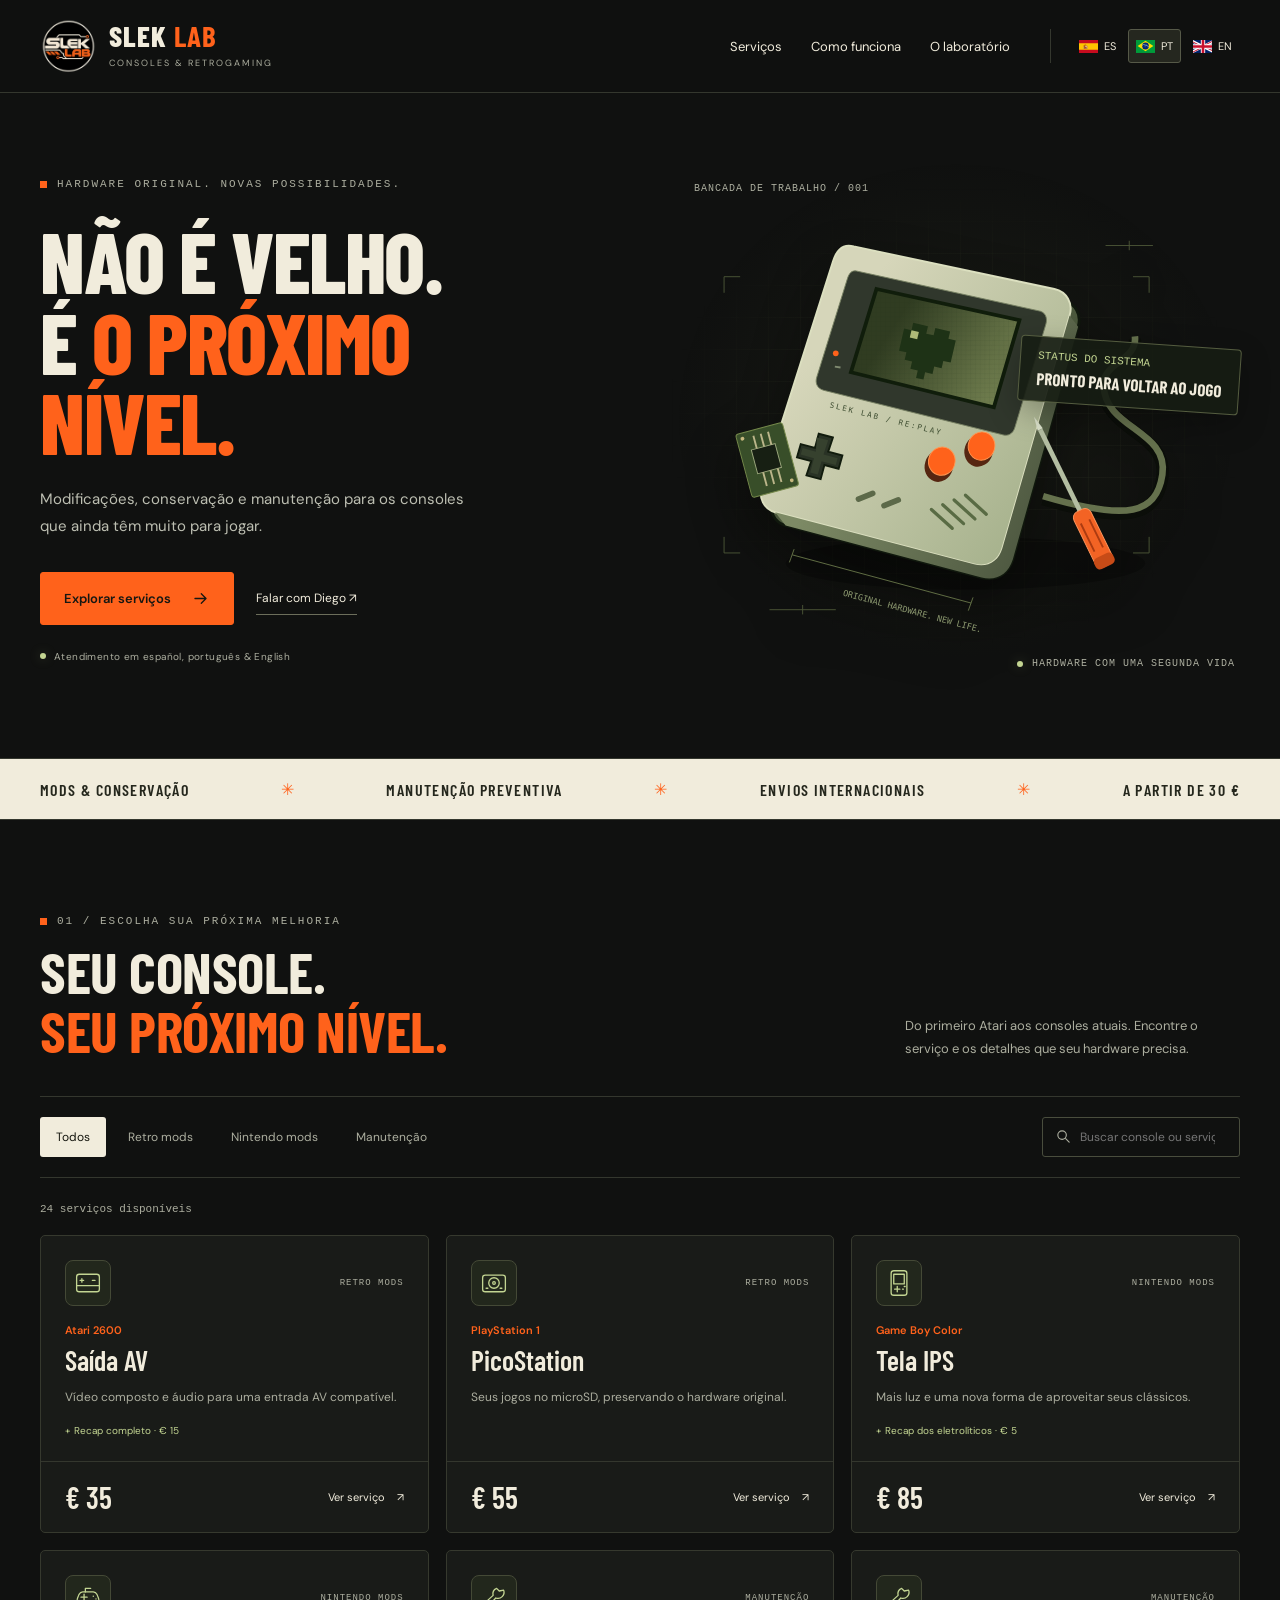
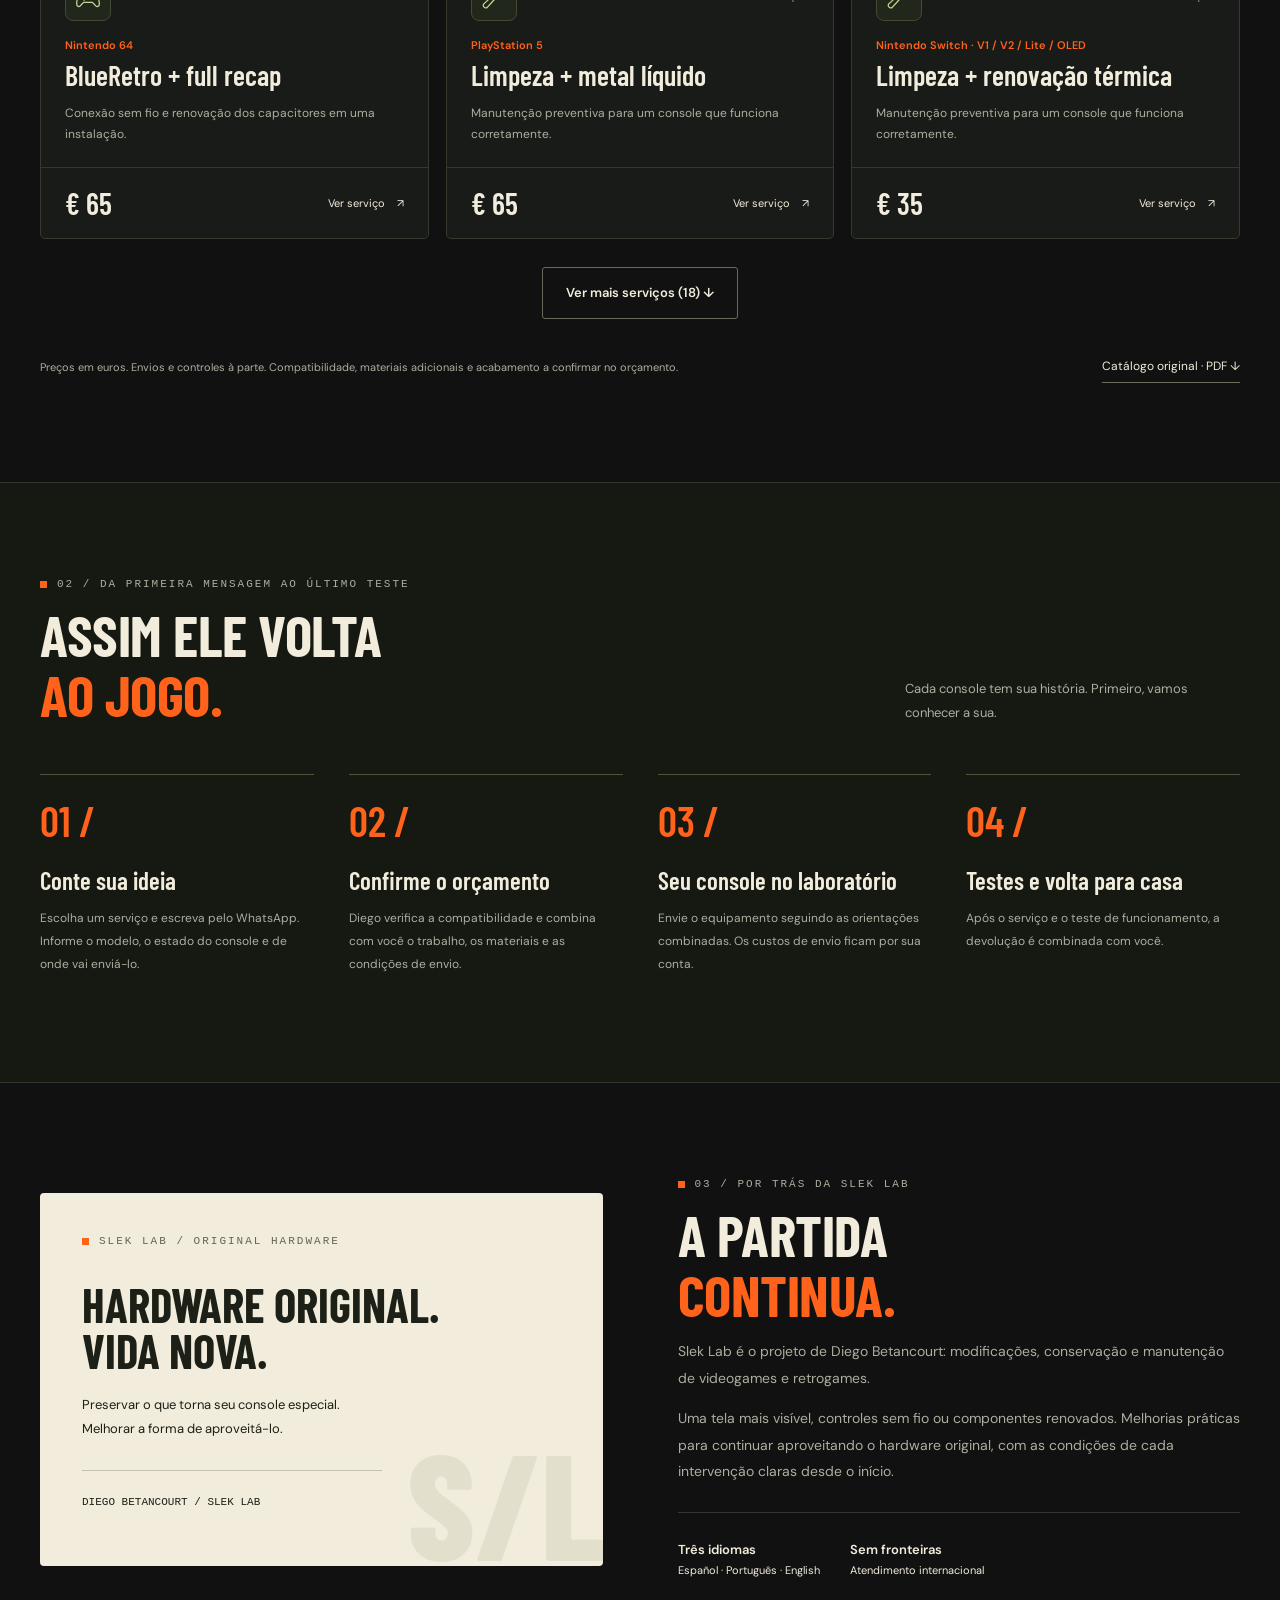
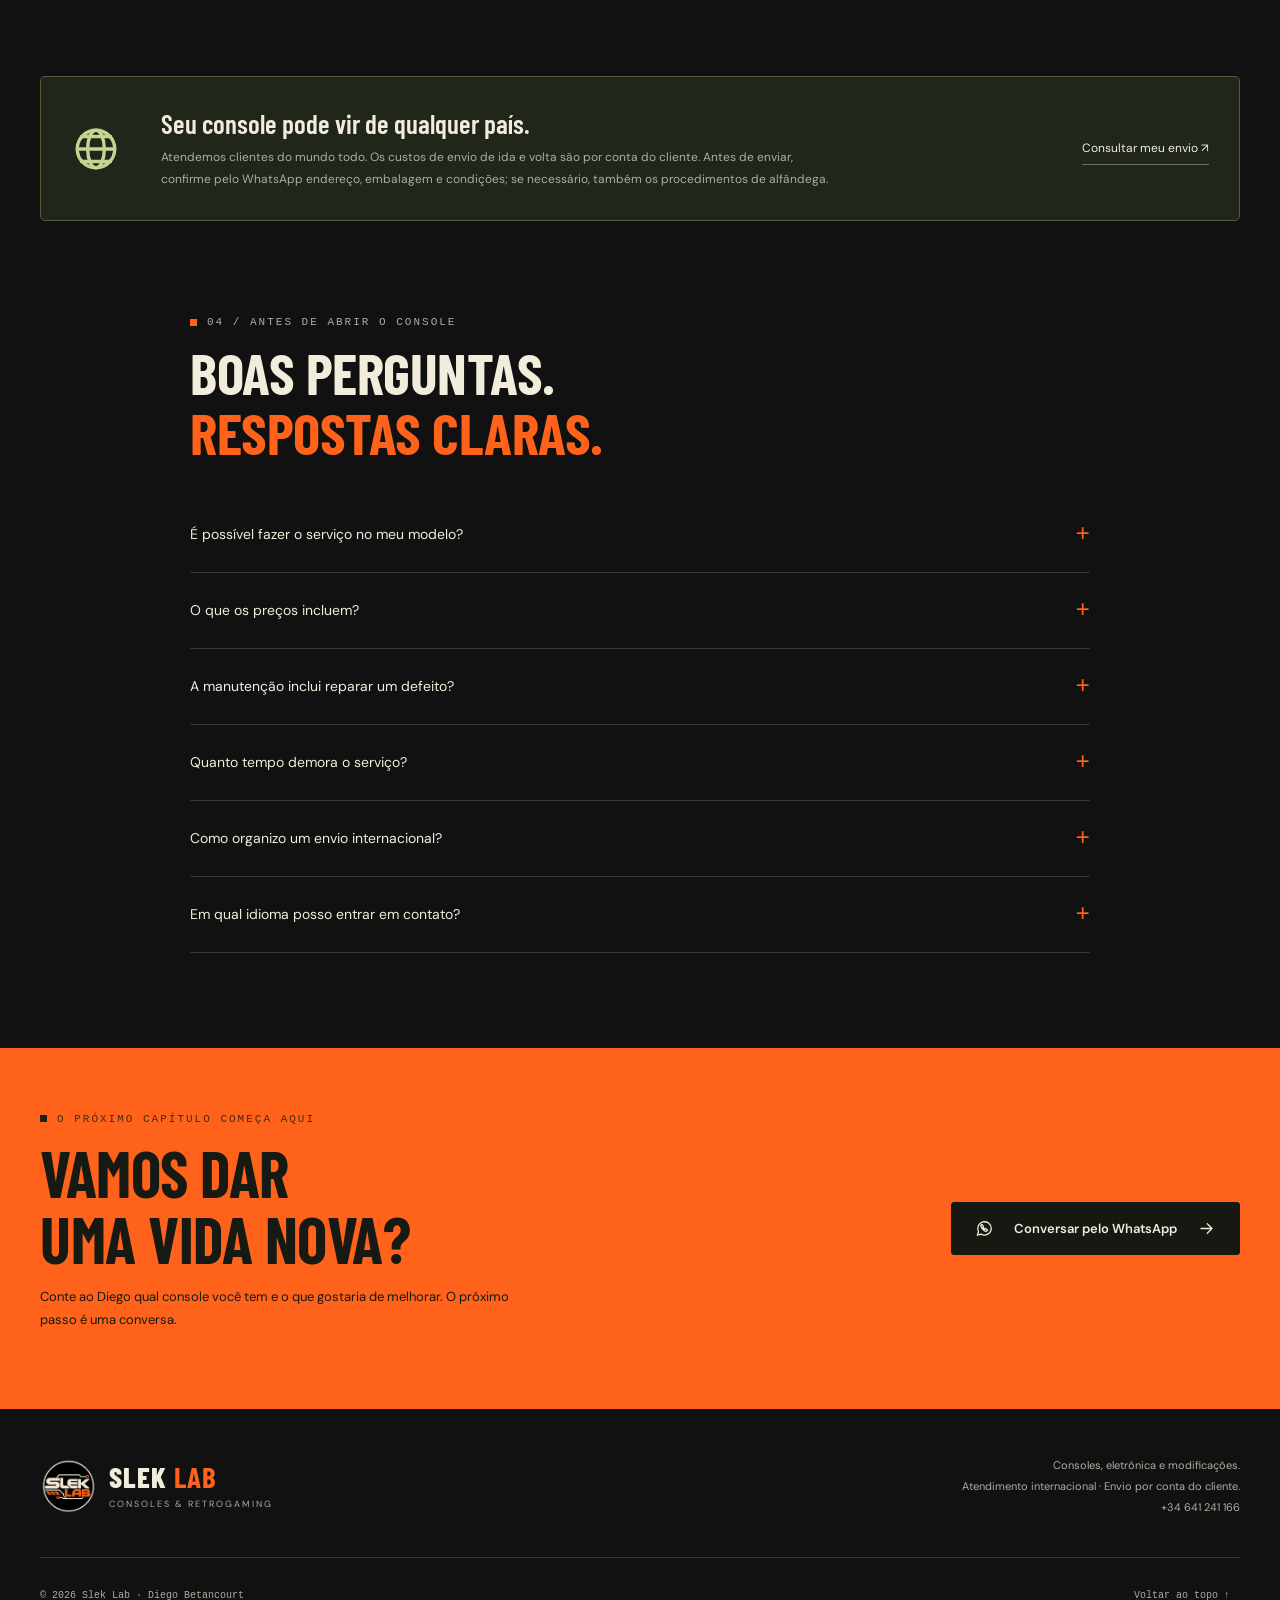
<file: pt-br/index.html>
<!doctype html>
<html lang="pt-BR">
<head>
 <meta charset="utf-8">
 <meta name="viewport" content="width=device-width, initial-scale=1">
 <meta name="theme-color" content="#101110">
 <title>Slek Lab | Consoles e retrogames</title>
 <meta name="description" content="Mods e manutenção de consoles. Atendimento em três idiomas e envios internacionais.">
 <link rel="canonical" href="https://coreilabs.github.io/sleklab/pt-br/">
 <link rel="alternate" hreflang="es" href="https://coreilabs.github.io/sleklab/">
<link rel="alternate" hreflang="pt-BR" href="https://coreilabs.github.io/sleklab/pt-br/">
<link rel="alternate" hreflang="en" href="https://coreilabs.github.io/sleklab/en/">
<link rel="alternate" hreflang="x-default" href="https://coreilabs.github.io/sleklab/">
 <meta property="og:type" content="website">
 <meta property="og:site_name" content="Slek Lab">
 <meta property="og:locale" content="pt_BR">
 <meta property="og:locale:alternate" content="es_ES"><meta property="og:locale:alternate" content="en_GB">
 <meta property="og:title" content="Slek Lab | Consoles e retrogames">
 <meta property="og:description" content="Mods e manutenção de consoles. Atendimento em três idiomas e envios internacionais.">
 <meta property="og:url" content="https://coreilabs.github.io/sleklab/pt-br/">
 <meta property="og:image" content="https://coreilabs.github.io/sleklab/opengraph.webp?v=ceb313f38bb7efbd">
 <meta property="og:image:secure_url" content="https://coreilabs.github.io/sleklab/opengraph.webp?v=ceb313f38bb7efbd">
 <meta property="og:image:type" content="image/webp">
 <meta property="og:image:width" content="1200">
 <meta property="og:image:height" content="630">
 <meta property="og:image:alt" content="Slek Lab — consoles & retrogaming">
 <meta name="twitter:card" content="summary_large_image">
 <meta name="twitter:title" content="Slek Lab | Consoles e retrogames">
 <meta name="twitter:description" content="Mods e manutenção de consoles. Atendimento em três idiomas e envios internacionais.">
 <meta name="twitter:image" content="https://coreilabs.github.io/sleklab/opengraph.webp?v=ceb313f38bb7efbd">
 <meta name="twitter:image:alt" content="Slek Lab — consoles & retrogaming">
 <link rel="icon" type="image/svg+xml" href="../assets/images/favicon.svg">
 <link rel="stylesheet" href="../assets/css/style.css?v=f21426b715e2e095">
 <script src="../assets/js/catalog.js?v=f21426b715e2e095" defer></script>
 <script src="../assets/js/app.js?v=f21426b715e2e095" defer></script>
 <script type="application/ld+json">
{
  "@context": "https://schema.org",
  "@type": "Organization",
  "name": "Slek Lab",
  "url": "https://coreilabs.github.io/sleklab/",
  "logo": "https://coreilabs.github.io/sleklab/assets/images/logo.png",
  "contactPoint": {
    "@type": "ContactPoint",
    "telephone": "+34 641241166",
    "contactType": "customer service",
    "availableLanguage": [
      "Spanish",
      "Portuguese",
      "English"
    ]
  }
}
 </script>
</head>
<body id="top">
 <a class="skip" href="#main">Pular para o conteúdo</a>
 <header class="site-header"><div class="wrap header-inner">
  <a class="brand" href="#top" aria-label="Slek Lab"><img src="../assets/images/logo.png" width="57" height="57" alt=""><span class="brand-word">SLEK <b>LAB</b><small>CONSOLES & RETROGAMING</small></span></a>
  <nav class="nav" id="navigation" aria-label="Abrir navegação"><a href="#services">Serviços</a><a href="#process">Como funciona</a><a href="#lab">O laboratório</a></nav>
  <nav class="language" aria-label="Español / Português / English"><a href="../" lang="es" hreflang="es" title="Español" aria-label="Español" ><img src="../assets/images/flags/es.svg" alt="" width="19" height="13">ES</a><a href="../pt-br/" lang="pt-BR" hreflang="pt-BR" title="Português" aria-label="Português" aria-current="page"><img src="../assets/images/flags/br.svg" alt="" width="19" height="13">PT</a><a href="../en/" lang="en" hreflang="en" title="English" aria-label="English" ><img src="../assets/images/flags/gb.svg" alt="" width="19" height="13">EN</a></nav>
  <button class="menu-toggle" id="menu-toggle" aria-label="Abrir navegação" aria-expanded="false" aria-controls="navigation"><svg class="icon" viewBox="0 0 24 24" aria-hidden="true"><path d="M4 6h16M4 12h16M4 18h16"/></svg></button>
 </div></header>
 <main id="main">
  <section class="hero"><div class="wrap hero-grid">
   <div class="hero-copy"><div class="eyebrow">Hardware original. Novas possibilidades.</div><h1>NÃO É VELHO.<br>É <em>O PRÓXIMO<br>NÍVEL.</em></h1><p>Modificações, conservação e manutenção para os consoles que ainda têm muito para jogar.</p><div class="actions"><a class="button" href="#services">Explorar serviços<svg class="icon" viewBox="0 0 24 24" aria-hidden="true"><path d="M5 12h14m-6-6 6 6-6 6"/></svg></a><a class="text-link" data-contact href="https://wa.me/34641241166" target="_blank" rel="noopener noreferrer">Falar com Diego ↗</a></div><div class="tiny-note"><span class="status-dot" aria-hidden="true"></span>Atendimento em español, português & English</div></div>
   <div class="workbench" aria-hidden="true"><span class="bench-label top">BANCADA DE TRABALHO / 001</span><img src="../assets/images/workbench.svg" width="600" height="500" alt="" fetchpriority="high"><div class="technical-tag">STATUS DO SISTEMA<strong>PRONTO PARA VOLTAR AO JOGO</strong></div><span class="bench-label bottom"><span class="status-dot"></span>HARDWARE COM UMA SEGUNDA VIDA</span></div>
  </div></section>
  <div class="ticker"><div class="wrap ticker-inner"><span>Mods & conservação</span><i aria-hidden="true">✳</i><span>Manutenção preventiva</span><i aria-hidden="true">✳</i><span>Envios internacionais</span><i aria-hidden="true">✳</i><span>A partir de 30 €</span></div></div>
  <section class="section wrap" id="services">
   <div class="section-heading"><div><div class="eyebrow">01 / Escolha sua próxima melhoria</div><h2>SEU CONSOLE.<br><span>SEU PRÓXIMO NÍVEL.</span></h2></div><p>Do primeiro Atari aos consoles atuais. Encontre o serviço e os detalhes que seu hardware precisa.</p></div>
   <div class="catalog-toolbar"><div class="filters" role="group" aria-label="Serviços"><button class="filter" type="button" data-filter="all" aria-pressed="true">Todos</button><button class="filter" type="button" data-filter="retro" aria-pressed="false">Retro mods</button><button class="filter" type="button" data-filter="nintendo" aria-pressed="false">Nintendo mods</button><button class="filter" type="button" data-filter="maintenance" aria-pressed="false">Manutenção</button></div><label class="search-box"><svg class="icon" viewBox="0 0 24 24" aria-hidden="true"><circle cx="10" cy="10" r="6"/><path d="m15 15 5 5"/></svg><input id="service-search" type="search" placeholder="Buscar console ou serviço" aria-label="Buscar console ou serviço" autocomplete="off"></label></div>
   <p class="results-info" id="results-count" role="status" aria-live="polite"></p>
   <div id="service-grid" class="service-grid"></div>
   <noscript><p class="no-script">Ative o JavaScript para explorar os serviços e selecionar complementos. Você também pode consultar o catálogo PDF ou falar diretamente com Diego pelo WhatsApp.</p></noscript>
   <div class="catalog-foot"><p>Preços em euros. Envios e controles à parte. Compatibilidade, materiais adicionais e acabamento a confirmar no orçamento.</p><a class="text-link" href="../Slek_Lab_Catalogo.pdf" target="_blank" rel="noopener noreferrer" title="O catálogo original está em espanhol.">Catálogo original · PDF ↓</a></div>
  </section>
  <section class="section process" id="process"><div class="wrap"><div class="section-heading"><div><div class="eyebrow">02 / Da primeira mensagem ao último teste</div><h2>ASSIM ELE VOLTA<br><span>AO JOGO.</span></h2></div><p>Cada console tem sua história. Primeiro, vamos conhecer a sua.</p></div><div class="steps"><article class="step"><span class="step-number">01<span aria-hidden="true"> /</span></span><h3>Conte sua ideia</h3><p>Escolha um serviço e escreva pelo WhatsApp. Informe o modelo, o estado do console e de onde vai enviá-lo.</p></article><article class="step"><span class="step-number">02<span aria-hidden="true"> /</span></span><h3>Confirme o orçamento</h3><p>Diego verifica a compatibilidade e combina com você o trabalho, os materiais e as condições de envio.</p></article><article class="step"><span class="step-number">03<span aria-hidden="true"> /</span></span><h3>Seu console no laboratório</h3><p>Envie o equipamento seguindo as orientações combinadas. Os custos de envio ficam por sua conta.</p></article><article class="step"><span class="step-number">04<span aria-hidden="true"> /</span></span><h3>Testes e volta para casa</h3><p>Após o serviço e o teste de funcionamento, a devolução é combinada com você.</p></article></div></div></section>
  <section class="section wrap" id="lab"><div class="about-grid"><div class="about-panel"><div class="eyebrow">SLEK LAB / ORIGINAL HARDWARE</div><h3>HARDWARE ORIGINAL.<br>VIDA NOVA.</h3><p>Preservar o que torna seu console especial. Melhorar a forma de aproveitá-lo.</p><p class="signature">DIEGO BETANCOURT / SLEK LAB</p></div><div class="about-copy"><div class="eyebrow">03 / Por trás da Slek Lab</div><h2>A PARTIDA<br><span>CONTINUA.</span></h2><p>Slek Lab é o projeto de Diego Betancourt: modificações, conservação e manutenção de videogames e retrogames.</p><p>Uma tela mais visível, controles sem fio ou componentes renovados. Melhorias práticas para continuar aproveitando o hardware original, com as condições de cada intervenção claras desde o início.</p><div class="about-facts"><div><strong>Três idiomas</strong>Español · Português · English</div><div><strong>Sem fronteiras</strong>Atendimento internacional</div></div></div></div></section>
  <div class="wrap"><aside class="shipping"><svg class="icon" viewBox="0 0 24 24" aria-hidden="true"><circle cx="12" cy="12" r="9"/><ellipse cx="12" cy="12" rx="4" ry="9"/><path d="M3 12h18M5 6h14M5 18h14"/></svg><div><h3>Seu console pode vir de qualquer país.</h3><p>Atendemos clientes do mundo todo. Os custos de envio de ida e volta são por conta do cliente. Antes de enviar, confirme pelo WhatsApp endereço, embalagem e condições; se necessário, também os procedimentos de alfândega.</p></div><a class="text-link" data-contact href="https://wa.me/34641241166" target="_blank" rel="noopener noreferrer">Consultar meu envio ↗</a></aside></div>
  <section class="section wrap"><div class="faq"><div class="section-heading"><div><div class="eyebrow">04 / Antes de abrir o console</div><h2>BOAS PERGUNTAS.<br><span>RESPOSTAS CLARAS.</span></h2></div></div><details><summary>É possível fazer o serviço no meu modelo?</summary><p>A compatibilidade depende do modelo e, em algumas instalações, da revisão da placa. Por exemplo, o PicoStation é previsto para PS1 SCPH-1002, 5002 e 5502, sujeito à revisão. Envie os dados do console antes de enviá-lo.</p></details><details><summary>O que os preços incluem?</summary><p>Os serviços são os indicados em cada ficha e os preços estão em euros. Os kits IPS incluem kit e instalação; kit e acabamento são definidos no orçamento. Controles, microSD, carcaças novas quando necessárias e envios ficam à parte conforme o serviço. Materiais térmicos adicionais exigem orçamento prévio.</p></details><details><summary>A manutenção inclui reparar um defeito?</summary><p>Não. A manutenção preventiva é para consoles que funcionam corretamente. Inclui limpeza interna, renovação térmica e testes antes e depois. A manutenção de PS3 não inclui delid. Se o seu console tem um defeito, explique antes de contratar o serviço.</p></details><details><summary>Quanto tempo demora o serviço?</summary><p>Consulte com Diego o prazo estimado antes de enviar o equipamento. Ele depende do serviço, dos materiais necessários e da disponibilidade. Os prazos de transporte internacional são combinados separadamente.</p></details><details><summary>Como organizo um envio internacional?</summary><p>Entre em contato primeiro para confirmar o endereço, o orçamento e as condições de ida e volta. O cliente assume o envio. Dependendo do país, pode haver procedimentos ou custos de alfândega que devem ser verificados antes de enviar.</p></details><details><summary>Em qual idioma posso entrar em contato?</summary><p>Diego atende em espanhol, português e inglês. Escolha o idioma do site e a consulta do serviço será preparada nesse idioma.</p></details></div></section>
  <section class="contact" id="contact"><div class="wrap contact-inner"><div><div class="eyebrow">O próximo capítulo começa aqui</div><h2>VAMOS DAR<br>UMA VIDA NOVA?</h2><p>Conte ao Diego qual console você tem e o que gostaria de melhorar. O próximo passo é uma conversa.</p></div><a class="button" href="https://wa.me/34641241166" data-contact target="_blank" rel="noopener noreferrer" ><svg class="icon" viewBox="0 0 24 24" aria-hidden="true"><path d="M20.5 11.7a8.5 8.5 0 0 1-12.8 7.4L3 20.5l1.4-4.7a8.5 8.5 0 1 1 16.1-4.1Z"/><path d="M8 7c-2 3 3 8 6 9l2-2-3-2-1 1-2-2 1-1-2-3Z"/></svg>Conversar pelo WhatsApp<svg class="icon" viewBox="0 0 24 24" aria-hidden="true"><path d="M5 12h14m-6-6 6 6-6 6"/></svg></a></div></section>
 </main>
 <footer class="site-footer"><div class="wrap"><div class="footer-top"><a class="brand" href="#top" aria-label="Slek Lab"><img src="../assets/images/logo.png" width="57" height="57" alt=""><span class="brand-word">SLEK <b>LAB</b><small>CONSOLES & RETROGAMING</small></span></a><p>Consoles, eletrônica e modificações.<br>Atendimento internacional · Envio por conta do cliente.<br><a href="https://wa.me/34641241166" target="_blank" rel="noopener noreferrer">+34 641 241 166</a></p></div><div class="footer-bottom"><span>© 2026 Slek Lab · Diego Betancourt</span><a href="#top" class="back-top">Voltar ao topo ↑</a></div></div></footer>
 <a class="mobile-contact" href="https://wa.me/34641241166" data-contact target="_blank" rel="noopener noreferrer" ><svg class="icon" viewBox="0 0 24 24" aria-hidden="true"><path d="M20.5 11.7a8.5 8.5 0 0 1-12.8 7.4L3 20.5l1.4-4.7a8.5 8.5 0 1 1 16.1-4.1Z"/><path d="M8 7c-2 3 3 8 6 9l2-2-3-2-1 1-2-2 1-1-2-3Z"/></svg>Consulte seu console</a>
 <dialog id="service-dialog" aria-labelledby="dialog-title" aria-describedby="dialog-description"><button id="dialog-close" class="dialog-close" aria-label="Fechar detalhes do serviço" type="button">×</button><p class="dialog-console" id="dialog-console"></p><h2 id="dialog-title"></h2><p class="dialog-detail" id="dialog-description"></p><div id="dialog-addon"></div><label class="country-label" for="shipping-country">País de envio (opcional)</label><input id="shipping-country" class="country-input" type="text" maxlength="80" autocomplete="country-name" placeholder="Por exemplo: Brasil"><div class="dialog-total"><span>Preço do serviço</span><strong id="dialog-price"></strong></div><a id="dialog-whatsapp" class="button dialog-whatsapp" href="https://wa.me/34641241166" target="_blank" rel="noopener noreferrer"><svg class="icon" viewBox="0 0 24 24" aria-hidden="true"><path d="M20.5 11.7a8.5 8.5 0 0 1-12.8 7.4L3 20.5l1.4-4.7a8.5 8.5 0 1 1 16.1-4.1Z"/><path d="M8 7c-2 3 3 8 6 9l2-2-3-2-1 1-2-2 1-1-2-3Z"/></svg>Consultar este serviço pelo WhatsApp</a><p class="dialog-disclaimer">Pedido de informações, sem pagamento ou reserva automática. Confirme compatibilidade e orçamento antes de enviar. Envios à parte.</p></dialog>
</body>
</html>
</file>
<file: assets/css/style.css>
/* Slek Lab — shared styles. Colours and spacing can be edited here. */
@font-face {
  font-family:'Barlow Condensed';
  font-style:normal;
  font-weight:600;
  font-display:swap;
  src:url('../fonts/barlow-condensed-600.ttf') format('truetype')
}

@font-face {
  font-family:'Barlow Condensed';
  font-style:normal;
  font-weight:700;
  font-display:swap;
  src:url('../fonts/barlow-condensed-700.ttf') format('truetype')
}

@font-face {
  font-family:'Barlow Condensed';
  font-style:normal;
  font-weight:800;
  font-display:swap;
  src:url('../fonts/barlow-condensed-800.ttf') format('truetype')
}

@font-face {
  font-family:'DM Sans';
  font-style:normal;
  font-weight:400;
  font-display:swap;
  src:url('../fonts/dm-sans-400.ttf') format('truetype')
}

@font-face {
  font-family:'DM Sans';
  font-style:normal;
  font-weight:600;
  font-display:swap;
  src:url('../fonts/dm-sans-600.ttf') format('truetype')
}

:root {
  --bg:#101110;
  --panel:#191b18;
  --cream:#f1ecdc;
  --muted:#acae9f;
  --orange:#ff621b;
  --line:#34372e;
  --lime:#c3d592;
  --max:1240px;
  color-scheme:dark;
  font-family:'DM Sans',sans-serif;
  color:var(--cream);
  background:var(--bg);
  font-synthesis:none;
  scroll-behavior:smooth;
  scroll-padding-top:100px
}

* {
  box-sizing:border-box
}

body {
  margin:0
}

button,input,select {
  font:inherit
}

button,a,input,select,summary {
  -webkit-tap-highlight-color:transparent
}

a {
  color:inherit;
  text-decoration:none
}

button,select,summary {
  cursor:pointer
}

button {
  color:inherit
}

img,svg {
  max-width:100%
}

button:focus-visible,a:focus-visible,summary:focus-visible,input:focus-visible,select:focus-visible {
  outline:3px solid var(--lime);
  outline-offset:5px
}

::selection {
  background:var(--orange);
  color:#111
}

.wrap {
  width:min(var(--max),calc(100% - 80px));
  margin:auto
}

.skip {
  position:fixed;
  top:-100px;
  left:20px;
  z-index:200;
  background:var(--cream);
  color:#111;
  padding:14px
}

.skip:focus {
  top:10px
}

.site-header {
  position:sticky;
  top:0;
  background:#101110f5;
  backdrop-filter:blur(16px);
  z-index:50;
  border-bottom:1px solid var(--line)
}

.header-inner {
  height:92px;
  display:flex;
  align-items:center;
  gap:40px
}

.brand {
  display:flex;
  align-items:center;
  gap:12px;
  margin-right:auto
}

.brand img {
  width:57px;
  height:57px;
  object-fit:contain
}

.brand-word {
  font-family:'Barlow Condensed',sans-serif;
  font-weight:800;
  font-size:29px;
  letter-spacing:1px;
  line-height:.9
}

.brand-word b {
  color:var(--orange)
}

.brand-word small {
  display:block;
  font:9px 'DM Sans',sans-serif;
  letter-spacing:2px;
  margin-top:8px;
  color:var(--muted)
}

.nav {
  display:flex;
  align-items:center;
  gap:29px;
  font-size:13px
}

.nav a:hover {
  color:var(--orange)
}

.language {
  display:flex;
  align-items:center;
  gap:4px;
  border-left:1px solid var(--line);
  padding-left:20px
}

.language a {
  display:flex;
  align-items:center;
  gap:6px;
  padding:9px 7px;
  border:1px solid transparent;
  font-size:11px
}

.language a[aria-current] {
  border-color:#565948;
  border-radius:3px;
  background:#25271f
}

.language img {
  width:19px;
  height:13px;
  object-fit:cover
}

.menu-toggle {
  display:none;
  border:1px solid var(--line);
  background:none;
  border-radius:3px;
  padding:10px
}

.eyebrow {
  font-family:monospace;
  font-size:11px;
  letter-spacing:2px;
  text-transform:uppercase;
  display:flex;
  align-items:center;
  gap:10px;
  color:var(--muted)
}

.eyebrow:before {
  content:'';
  width:7px;
  height:7px;
  background:var(--orange);
  display:inline-block
}

.hero {
  position:relative;
  overflow:hidden;
  border-bottom:1px solid var(--line)
}

.hero-grid {
  display:grid;
  grid-template-columns:1.06fr 1fr;
  align-items:center;
  min-height:665px;
  gap:30px;
  padding-top:55px;
  padding-bottom:65px
}

.hero h1 {
  font:800 clamp(65px,6.7vw,94px)/.94 'Barlow Condensed',sans-serif;
  letter-spacing:-1.5px;
  text-transform:uppercase;
  margin:30px 0 24px;
  max-width:650px
}

.hero h1 em {
  font-style:normal;
  color:var(--orange)
}

.hero-copy>p {
  font-size:15px;
  line-height:1.8;
  color:#bdbfb2;
  max-width:430px
}

.actions {
  display:flex;
  align-items:center;
  gap:22px;
  margin-top:32px;
  flex-wrap:wrap
}

.button {
  display:inline-flex;
  align-items:center;
  justify-content:center;
  gap:20px;
  padding:16px 23px;
  min-height:52px;
  background:var(--orange);
  color:#161712;
  font-weight:700;
  font-size:13px;
  border:1px solid var(--orange);
  border-radius:3px;
  transition:background .2s,transform .2s
}

.button:hover {
  background:#ff8048;
  transform:translateY(-2px)
}

.button.secondary {
  background:none;
  border-color:#676a59;
  color:var(--cream)
}

.button.secondary:hover {
  background:#292c24
}

.text-link {
  font-size:12px;
  border-bottom:1px solid #6c6e5b;
  padding:8px 0
}

.text-link:hover {
  color:var(--orange)
}

.tiny-note {
  display:flex;
  gap:8px;
  align-items:center;
  margin-top:25px;
  font-size:10px;
  color:var(--muted);
  letter-spacing:.4px
}

.status-dot {
  display:inline-block;
  width:6px;
  height:6px;
  border-radius:50%;
  background:var(--lime);
  box-shadow:0 0 12px #c3d59244
}

.workbench {
  position:relative;
  min-width:0;
  aspect-ratio:1.08;
  display:grid;
  place-items:center;
  background:radial-gradient(ellipse at 50% 50%,#535c3022,transparent 70%)
}

.workbench:before {
  content:'';
  position:absolute;
  inset:6% 0;
  background-image:linear-gradient(#393f2b44 1px,transparent 1px),linear-gradient(90deg,#393f2b44 1px,transparent 1px);
  background-size:32px 32px;
  mask-image:radial-gradient(ellipse,#000 20%,transparent 72%)
}

.workbench>svg {
  width:100%;
  position:relative;
  filter:drop-shadow(0 26px 26px #0007);
  animation:float 7s ease-in-out infinite
}

.bench-label {
  position:absolute;
  font-family:monospace;
  font-size:10px;
  letter-spacing:1px;
  color:var(--muted)
}

.bench-label.top {
  left:22px;
  top:25px
}

.bench-label.bottom {
  right:5px;
  bottom:14px;
  display:flex;
  align-items:center;
  gap:9px
}

.technical-tag {
  position:absolute;
  right:0;
  top:35%;
  border:1px solid #555d40;
  background:#171d13e8;
  border-radius:4px;
  padding:13px 17px;
  transform:rotate(4deg);
  font:11px monospace;
  color:var(--lime);
  box-shadow:0 10px 30px #0004
}

.technical-tag strong {
  display:block;
  font:700 17px 'Barlow Condensed',sans-serif;
  color:var(--cream);
  margin-top:6px
}

.ticker {
  background:var(--cream);
  color:#25271d;
  border-bottom:1px solid var(--line);
  overflow:hidden
}

.ticker-inner {
  display:flex;
  gap:28px;
  align-items:center;
  justify-content:space-between;
  padding:20px 0;
  font:600 16px 'Barlow Condensed',sans-serif;
  text-transform:uppercase;
  letter-spacing:1.4px;
  white-space:nowrap
}

.ticker i {
  color:var(--orange);
  font-style:normal
}

.section {
  padding:95px 0
}

.section-heading {
  display:flex;
  justify-content:space-between;
  gap:30px;
  align-items:end;
  margin-bottom:35px
}

h2 {
  font:700 clamp(38px,4.5vw,60px)/1.03 'Barlow Condensed',sans-serif;
  text-transform:uppercase;
  letter-spacing:-.5px;
  margin:15px 0 0
}

h2 span {
  color:var(--orange)
}

.section-heading p {
  font-size:13px;
  line-height:1.8;
  color:var(--muted);
  max-width:335px;
  margin:0
}

.catalog-toolbar {
  display:flex;
  align-items:center;
  justify-content:space-between;
  gap:18px;
  border-top:1px solid var(--line);
  border-bottom:1px solid var(--line);
  padding:20px 0;
  margin-bottom:25px
}

.filters {
  display:flex;
  gap:6px;
  flex-wrap:wrap
}

.filter {
  font-size:12px;
  padding:11px 15px;
  border:1px solid transparent;
  background:none;
  border-radius:3px;
  color:var(--muted);
  transition:.2s
}

.filter:hover {
  border-color:#505443;
  color:var(--cream)
}

.filter[aria-pressed=true] {
  background:var(--cream);
  color:#15160f
}

.search-box {
  display:flex;
  align-items:center;
  gap:8px;
  border:1px solid #494d3d;
  border-radius:3px;
  padding:0 12px;
  max-width:230px
}

.search-box svg {
  width:17px;
  height:17px;
  flex-shrink:0;
  color:var(--muted)
}

.search-box input {
  background:none;
  border:0;
  color:var(--cream);
  min-width:0;
  width:100%;
  padding:11px 0;
  font-size:12px
}

.search-box input:focus {
  outline:none
}

.search-box:focus-within {
  outline:2px solid var(--lime)
}

.results-info {
  color:var(--muted);
  font-size:11px;
  margin:0 0 20px;
  font-family:monospace
}

.service-grid {
  display:grid;
  grid-template-columns:repeat(3,1fr);
  gap:17px
}

.service-card {
  background:var(--panel);
  border:1px solid #36392e;
  border-radius:5px;
  overflow:hidden;
  display:flex;
  flex-direction:column;
  transition:border-color .2s,transform .2s
}

.service-card:hover {
  border-color:#767d58;
  transform:translateY(-4px)
}

.card-top {
  padding:24px 24px 17px;
  display:flex;
  align-items:center;
  justify-content:space-between
}

.device-icon {
  width:46px;
  height:46px;
  border:1px solid #444936;
  background:#22271c;
  color:var(--lime);
  border-radius:8px;
  display:grid;
  place-items:center
}

.device-icon svg {
  width:28px;
  height:28px
}

.category-label {
  font-family:monospace;
  color:var(--muted);
  font-size:9px;
  letter-spacing:1px;
  text-transform:uppercase
}

.card-body {
  padding:0 24px 22px;
  flex:1
}

.console-name {
  font-size:11px;
  color:var(--orange);
  margin:0 0 8px;
  font-weight:600
}

.service-card h3 {
  font:600 28px/1.08 'Barlow Condensed',sans-serif;
  margin:0 0 12px
}

.card-body>p:not(.console-name) {
  font-size:12px;
  line-height:1.75;
  color:var(--muted);
  margin:0
}

.price-row {
  padding:16px 24px;
  border-top:1px solid var(--line);
  display:flex;
  align-items:center;
  justify-content:space-between;
  gap:10px
}

.price {
  font:600 30px 'Barlow Condensed',sans-serif;
  white-space:nowrap
}

.price.quote {
  font-size:21px
}

.detail-button {
  border:0;
  background:none;
  color:var(--cream);
  font-size:11px;
  padding:12px 0;
  display:flex;
  gap:12px;
  align-items:center
}

.detail-button:hover {
  color:var(--orange)
}

.card-note {
  margin-top:14px!important;
  color:var(--lime)!important;
  font-size:10px!important
}

.catalog-foot {
  display:flex;
  justify-content:space-between;
  gap:25px;
  align-items:center;
  margin-top:28px
}

.catalog-foot p {
  font-size:11px;
  line-height:1.7;
  color:var(--muted);
  max-width:700px
}

.catalog-foot a {
  white-space:nowrap
}

.empty {
  grid-column:1/-1;
  padding:50px;
  text-align:center;
  border:1px dashed var(--line);
  color:var(--muted)
}

.process {
  border-top:1px solid var(--line);
  border-bottom:1px solid var(--line);
  background:#161812
}

.steps {
  display:grid;
  grid-template-columns:repeat(4,1fr);
  gap:35px;
  margin-top:50px
}

.step {
  border-top:1px solid #4e543a;
  padding-top:20px
}

.step-number {
  font:600 42px 'Barlow Condensed',sans-serif;
  color:var(--orange)
}

.step h3 {
  font:600 25px 'Barlow Condensed',sans-serif;
  margin:20px 0 10px
}

.step p {
  font-size:12px;
  line-height:1.9;
  color:var(--muted)
}

.about-grid {
  display:grid;
  grid-template-columns:1fr 1fr;
  gap:75px;
  align-items:center
}

.about-panel {
  background:var(--cream);
  color:#1c2017;
  padding:42px;
  position:relative;
  border-radius:4px;
  overflow:hidden
}

.about-panel:after {
  content:'S/L';
  font:900 150px 'Barlow Condensed',sans-serif;
  position:absolute;
  bottom:-25px;
  right:-4px;
  color:#d5d4bf88;
  pointer-events:none
}

.about-panel .eyebrow {
  color:#626652
}

.about-panel h3 {
  font:700 47px/.97 'Barlow Condensed',sans-serif;
  text-transform:uppercase;
  margin:35px 0 20px;
  position:relative;
  z-index:1
}

.about-panel p {
  position:relative;
  z-index:1;
  max-width:300px;
  font-size:13px;
  line-height:1.8
}

.about-panel .signature {
  font-family:monospace;
  font-size:11px;
  border-top:1px solid #c2c4ad;
  padding-top:22px;
  margin-top:30px
}

.about-copy>p {
  font-size:14px;
  line-height:1.9;
  color:var(--muted)
}

.about-facts {
  display:flex;
  gap:30px;
  border-top:1px solid var(--line);
  margin-top:27px;
  padding-top:25px;
  font-size:11px;
  line-height:1.8
}

.about-facts strong {
  display:block;
  color:var(--cream);
  font-size:13px
}

.shipping {
  display:grid;
  grid-template-columns:65px 1fr auto;
  align-items:center;
  gap:25px;
  padding:30px;
  border:1px solid #555e3b;
  border-radius:5px;
  background:#202619
}

.shipping>svg {
  width:50px;
  height:50px;
  color:var(--lime)
}

.shipping h3 {
  font:600 27px 'Barlow Condensed',sans-serif;
  margin:0 0 8px
}

.shipping p {
  font-size:12px;
  line-height:1.8;
  color:var(--muted);
  max-width:680px;
  margin:0
}

.faq {
  max-width:900px;
  margin:auto
}

.faq .section-heading {
  margin-bottom:35px
}

.faq details {
  border-bottom:1px solid var(--line)
}

.faq summary {
  list-style:none;
  display:flex;
  justify-content:space-between;
  align-items:center;
  gap:20px;
  padding:24px 0;
  font-size:14px;
  font-weight:500
}

.faq summary::-webkit-details-marker {
  display:none
}

.faq summary:after {
  content:'+';
  color:var(--orange);
  font:24px monospace
}

.faq details[open] summary:after {
  content:'−'
}

.faq details p {
  font-size:13px;
  line-height:1.9;
  color:var(--muted);
  margin:0;
  padding:0 35px 25px 0
}

.contact {
  background:var(--orange);
  color:#161a12;
  padding:65px 0;
  position:relative;
  overflow:hidden
}

.contact-inner {
  display:flex;
  align-items:center;
  justify-content:space-between;
  gap:35px
}

.contact .eyebrow {
  color:#462a18
}

.contact .eyebrow:before {
  background:#1c2116
}

.contact h2 {
  font-size:clamp(42px,5vw,66px);
  max-width:650px
}

.contact p {
  font-size:13px;
  line-height:1.8;
  max-width:500px
}

.contact .button {
  background:#151912;
  color:var(--cream);
  border-color:#151912;
  white-space:nowrap
}

.contact .button:hover {
  background:#303725
}

.site-footer {
  padding:35px 0 25px
}

.footer-top,.footer-bottom {
  display:flex;
  justify-content:space-between;
  gap:25px;
  align-items:center
}

.footer-top {
  padding-bottom:28px;
  border-bottom:1px solid var(--line)
}

.footer-top .brand {
  margin:0
}

.footer-top p {
  font-size:11px;
  color:var(--muted);
  text-align:right;
  line-height:1.9
}

.footer-bottom {
  padding-top:22px;
  font-family:monospace;
  font-size:10px;
  color:var(--muted)
}

.footer-bottom a:hover {
  color:var(--orange)
}

.back-top {
  padding:10px
}

.mobile-contact {
  display:none
}

.icon {
  width:19px;
  height:19px;
  fill:none;
  stroke:currentColor;
  stroke-width:1.6;
  stroke-linecap:round;
  stroke-linejoin:round;
  flex-shrink:0
}

.reveal {
  animation:appear .65s ease both
}

.hero-copy {
  animation:appear .7s ease both
}

@keyframes float {
  0%,100% {
    transform:translateY(0) rotate(-2deg)
  }

  50% {
    transform:translateY(-10px) rotate(0deg)
  }

}

@keyframes appear {
  from {
    opacity:0;
    transform:translateY(16px)
  }

  to {
    opacity:1;
    transform:translateY(0)
  }

}

dialog {
  width:min(540px,calc(100% - 32px));
  border:1px solid #66704a;
  border-radius:7px;
  background:#191d15;
  color:var(--cream);
  padding:35px;
  max-height:90dvh;
  overflow:auto;
  box-shadow:0 30px 100px #0009
}

dialog::backdrop {
  background:#000b;
  backdrop-filter:blur(5px)
}

.dialog-close {
  position:absolute;
  right:15px;
  top:12px;
  border:0;
  background:none;
  font-size:25px;
  padding:5px 10px;
  color:var(--muted)
}

dialog h2 {
  font-size:37px;
  margin:12px 25px 17px 0
}

dialog p {
  font-size:13px;
  line-height:1.8;
  color:var(--muted)
}

dialog .dialog-console {
  font:11px monospace;
  color:var(--orange);
  margin:5px 0
}

.dialog-detail {
  padding-bottom:18px;
  border-bottom:1px solid var(--line)
}

.addon {
  display:flex;
  align-items:flex-start;
  gap:12px;
  border:1px solid var(--line);
  padding:15px;
  font-size:12px;
  line-height:1.6;
  margin:20px 0;
  border-radius:4px
}

.addon input {
  accent-color:var(--orange);
  margin-top:4px;
  width:17px;
  height:17px;
  flex-shrink:0
}

.country-label {
  display:block;
  font-size:12px;
  margin:20px 0 8px
}

.country-input {
  display:block;
  width:100%;
  background:#11150e;
  border:1px solid #555c43;
  color:var(--cream);
  padding:12px;
  border-radius:3px;
  font-size:13px
}

.dialog-total {
  display:flex;
  align-items:center;
  justify-content:space-between;
  margin:23px 0;
  font-size:12px
}

.dialog-total strong {
  font:600 35px 'Barlow Condensed',sans-serif
}

.dialog-whatsapp {
  width:100%;
  gap:12px
}

dialog .dialog-disclaimer {
  font-size:10px;
  margin:14px 0 0
}

.no-script {
  padding:20px;
  border:1px solid var(--orange);
  line-height:1.8
}

.workbench>img {
  width:100%;
  height:auto;
  position:relative;
  filter:drop-shadow(0 26px 26px #0007);
  animation:float 7s ease-in-out infinite
}

.load-more {
  display:flex;
  margin:28px auto 0
}

.load-more[hidden] {
  display:none
}

.will-reveal {
  opacity:0;
  transform:translateY(20px);
  transition:opacity .55s ease,transform .55s ease
}

.will-reveal.in-view {
  opacity:1;
  transform:none
}

@media(min-width:1500px) {
  .hero-grid {
    min-height:730px
  }

}

@media(max-width:1100px) {
  .wrap {
    width:calc(100% - 48px)
  }

  .header-inner {
    gap:20px
  }

  .nav {
    gap:18px
  }

  .language {
    padding-left:12px
  }

  .hero h1 {
    font-size:76px
  }

  .hero-grid {
    gap:5px
  }

  .technical-tag {
    right:-5px
  }

  .service-grid {
    gap:12px
  }

  .card-top {
    padding:20px
  }

  .card-body {
    padding:0 20px 20px
  }

  .price-row {
    padding:15px 20px
  }

  .about-grid {
    gap:40px
  }

  .steps {
    gap:22px
  }

}

@media(max-width:820px) {
  .header-inner {
    height:78px;
    gap:15px
  }

  .brand-word {
    font-size:24px
  }

  .brand img {
    width:45px;
    height:45px
  }

  .brand-word small {
    font-size:7px
  }

  .nav {
    display:none;
    position:absolute;
    top:78px;
    left:0;
    right:0;
    padding:25px;
    background:#181c14;
    border-bottom:1px solid var(--line);
    flex-direction:column;
    align-items:stretch;
    gap:0
  }

  .nav.is-open {
    display:flex
  }

  .nav a {
    padding:14px
  }

  .menu-toggle {
    display:block;
    order:3
  }

  .language {
    border:0;
    padding:0
  }

  .language a {
    font-size:10px;
    padding:8px 6px
  }

  .hero-grid {
    grid-template-columns:1fr 0.85fr;
    min-height:570px;
    padding:45px 0
  }

  .hero h1 {
    font-size:65px
  }

  .hero-copy>p {
    font-size:13px
  }

  .workbench {
    aspect-ratio:.85
  }

  .bench-label.top {
    top:18px;
    left:0;
    font-size:8px
  }

  .bench-label.bottom {
    font-size:8px;
    right:0;
    bottom:20px
  }

  .technical-tag {
    top:27%;
    padding:9px;
    font-size:8px;
    right:-9px
  }

  .technical-tag strong {
    font-size:14px
  }

  .service-grid {
    grid-template-columns:repeat(2,1fr)
  }

  .section {
    padding:70px 0
  }

  .section-heading {
    align-items:start
  }

  .steps {
    grid-template-columns:repeat(2,1fr)
  }

  .about-grid {
    gap:30px
  }

  .about-panel {
    padding:28px
  }

  .about-panel h3 {
    font-size:40px
  }

  .shipping {
    grid-template-columns:45px 1fr;
    gap:20px
  }

  .shipping .text-link {
    grid-column:2;
    justify-self:start
  }

  .contact-inner {
    align-items:start;
    flex-direction:column;
    gap:20px
  }

  .ticker-inner {
    gap:25px;
    font-size:13px
  }

  .ticker-inner span:last-child {
    display:none
  }

  .catalog-toolbar {
    align-items:stretch;
    flex-direction:column
  }

  .search-box {
    max-width:100%;
    width:100%
  }

  .about-facts {
    gap:20px
  }

}

@media(max-width:580px) {
  .wrap {
    width:calc(100% - 36px)
  }

  .header-inner {
    gap:7px;
    height:72px
  }

  .brand {
    gap:7px
  }

  .brand img {
    width:40px;
    height:40px
  }

  .brand-word {
    font-size:22px
  }

  .brand-word small {
    font-size:6px;
    letter-spacing:1.5px
  }

  .language {
    gap:0
  }

  .language a {
    padding:9px 6px;
    gap:4px;
    font-size:9px
  }

  .language img {
    width:16px;
    height:11px
  }

  .menu-toggle {
    padding:8px;
    margin-left:5px
  }

  .menu-toggle svg {
    width:16px;
    height:16px
  }

  .nav {
    top:72px
  }

  .hero-grid {
    grid-template-columns:1fr;
    padding-top:37px;
    padding-bottom:30px;
    gap:10px
  }

  .hero h1 {
    font-size:clamp(62px,16vw,83px);
    margin:25px 0 21px;
    max-width:450px
  }

  .hero-copy>p {
    font-size:14px;
    max-width:360px
  }

  .hero .eyebrow {
    font-size:9px;
    letter-spacing:1.6px
  }

  .actions {
    gap:20px;
    margin-top:25px
  }

  .button {
    font-size:12px;
    padding:15px 18px
  }

  .tiny-note {
    font-size:9px;
    margin-top:20px
  }

  .workbench {
    aspect-ratio:1.55;
    max-width:450px;
    width:100%;
    margin:5px auto 0
  }

  .workbench>svg {
    width:82%;
    max-height:280px
  }

  .workbench:before {
    inset:0
  }

  .bench-label.top {
    top:8px;
    left:5px
  }

  .bench-label.bottom {
    bottom:0;
    font-size:8px
  }

  .technical-tag {
    right:0;
    top:35%;
    padding:9px
  }

  .technical-tag strong {
    font-size:13px
  }

  .ticker-inner {
    justify-content:center;
    gap:17px;
    font-size:11px;
    padding:16px 0;
    letter-spacing:1px
  }

  .ticker-inner span:nth-of-type(3),.ticker-inner i:nth-of-type(3) {
    display:none
  }

  .section {
    padding:57px 0
  }

  .section-heading {
    display:block
  }

  .section-heading p {
    margin-top:20px;
    max-width:100%;
    font-size:12px
  }

  h2 {
    font-size:43px
  }

  .eyebrow {
    font-size:9px;
    letter-spacing:1.5px
  }

  .catalog-toolbar {
    padding:15px 0;
    margin-bottom:18px;
    gap:13px
  }

  .filters {
    display:grid;
    grid-template-columns:repeat(4,1fr);
    gap:3px
  }

  .filter {
    font-size:10px;
    padding:11px 6px;
    white-space:nowrap
  }

  .service-grid {
    grid-template-columns:1fr;
    gap:14px
  }

  .card-top {
    padding:20px 21px 15px
  }

  .card-body {
    padding:0 21px 20px
  }

  .service-card h3 {
    font-size:29px
  }

  .card-body>p:not(.console-name) {
    font-size:13px
  }

  .price-row {
    padding:12px 21px
  }

  .detail-button {
    font-size:12px;
    padding:14px 0
  }

  .catalog-foot {
    flex-direction:column;
    align-items:start;
    gap:8px;
    margin-top:17px
  }

  .catalog-foot p {
    margin:0
  }

  .steps {
    gap:28px 22px;
    margin-top:33px
  }

  .step-number {
    font-size:36px
  }

  .step h3 {
    font-size:23px;
    margin:14px 0 8px
  }

  .step p {
    font-size:11px
  }

  .about-grid {
    grid-template-columns:1fr;
    gap:32px
  }

  .about-panel {
    padding:30px
  }

  .about-panel h3 {
    font-size:45px
  }

  .about-copy>p {
    font-size:13px
  }

  .about-facts {
    font-size:10px
  }

  .shipping {
    padding:23px;
    gap:17px;
    grid-template-columns:32px 1fr
  }

  .shipping>svg {
    width:32px;
    height:32px
  }

  .shipping h3 {
    font-size:25px
  }

  .shipping p {
    font-size:11px
  }

  .faq summary {
    font-size:13px;
    line-height:1.5;
    padding:20px 0
  }

  .faq details p {
    font-size:12px
  }

  .contact {
    padding:47px 0
  }

  .contact h2 {
    font-size:48px
  }

  .contact p {
    font-size:12px
  }

  .footer-top {
    align-items:start
  }

  .footer-top p {
    font-size:9px;
    max-width:150px
  }

  .footer-bottom {
    font-size:9px;
    gap:10px
  }

  .site-footer {
    padding-bottom:90px
  }

  .mobile-contact {
    display:flex;
    position:fixed;
    bottom:14px;
    left:18px;
    right:18px;
    z-index:40;
    align-items:center;
    justify-content:center;
    gap:12px;
    padding:14px;
    background:var(--orange);
    color:#171b12;
    font-size:12px;
    font-weight:700;
    border:1px solid #ff9e6d;
    border-radius:4px;
    box-shadow:0 5px 30px #0009;
    transition:transform .2s
  }

  .mobile-contact.is-hidden {
    transform:translateY(100px)
  }

  dialog {
    padding:28px 22px
  }

  dialog h2 {
    font-size:34px
  }

  .empty {
    padding:30px 20px
  }

}

@media(max-width:580px) {
  .workbench>img {
    width:82%;
    max-height:280px
  }

  .language a {
    min-height:36px
  }

  .will-reveal {
    transform:translateY(12px)
  }

  .will-reveal.in-view {
    transform:none
  }

}

@media(prefers-reduced-motion:reduce) {
  :root {
    scroll-behavior:auto
  }

  *,*:before,*:after {
    animation:none!important;
    transition:none!important
  }

  .will-reveal {
    opacity:1;
    transform:none
  }

}
</file>
